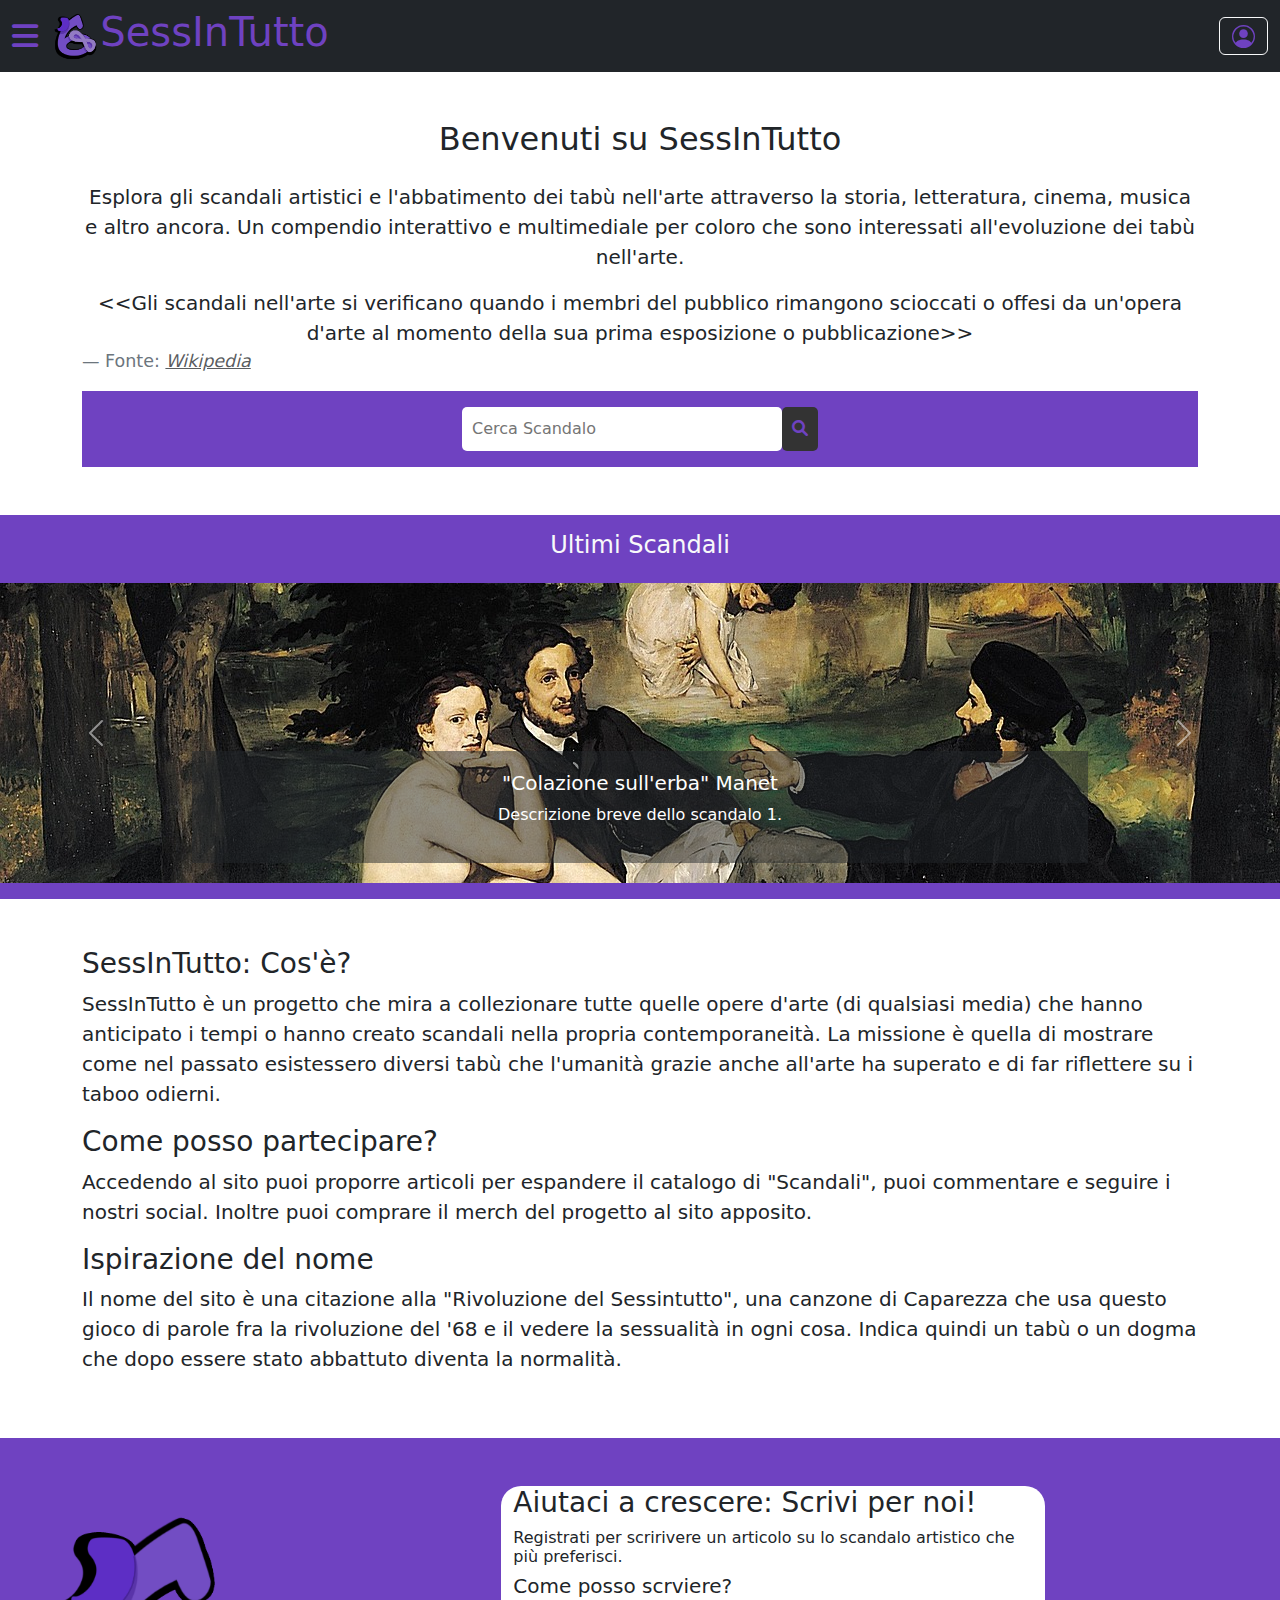
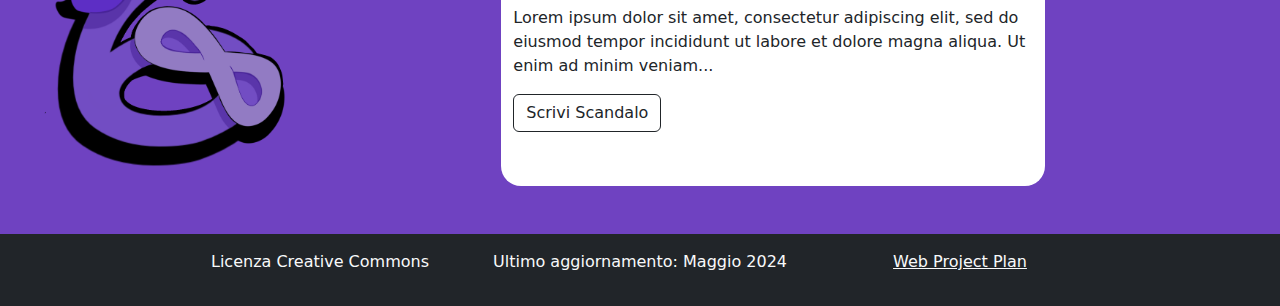
<file: index.html>
<!DOCTYPE html>
<html lang="it">
<head>
    <meta charset="utf-8">
    <meta name="viewport" content="width=device-width, initial-scale=1">
    <title>SessInTutto</title>
    <link rel="icon" href="img/logo.png" type="image/png">
    <!-- Bootstrap CSS -->
    <link href="https://cdn.jsdelivr.net/npm/bootstrap@5.3.3/dist/css/bootstrap.min.css" rel="stylesheet">
    <!-- Font Awesome -->
    <link rel="stylesheet" href="https://cdnjs.cloudflare.com/ajax/libs/font-awesome/6.0.0-beta3/css/all.min.css">
    <!-- Custom CSS -->
    <link href="https://cdnjs.cloudflare.com/ajax/libs/font-awesome/6.0.0-beta3/css/all.min.css" rel="stylesheet">
    <link rel="stylesheet" href="css/my-style.css">

    <meta name="DC.title" content="SessInTutto">
    <meta name="DC.creator" content="Leonardo Fratoni">
    <meta name="DC.publisher" content="Il publisher">
    <meta name="DC.date" content="12-04-2024">
    <meta name="DC.description" content="Compendio di scandali e rivoluzioni a tema sessuale nell'arte (Film, Arti visive, Musica e molto altro)">
    <meta name="DC.subject" content="art tabù scandal">
    <meta name="DC.language" content="it">
</head>
<body>

<nav class="navbar navbar-expand-sm bg-dark">
    <div class="container-fluid">
        <div id="mysidenav" class="sidenav">
            <a href="javascript:void(0)" class="closebtn text-center mb-4" onclick="closeNav()">×</a>
            <a href="HTML/Catalogo.html">Catalogo</a>
            <a href="HTML/artiVisive.html">- Arti visive</a>
            <a href="#">- Cinema</a>
            <a href="#">- Musica</a>
            <a href="#">- Altro</a>
            <a href="#">Scrivi per noi!</a>
            <a href="#">Merch</a>
            <form class="search-navbar" action="">
                <input type="text" placeholder="Cerca Scandalo" name="search">
                <button type="submit"><i class="fa fa-search" aria-hidden="true"></i></button>
            </form>
        </div>
        <div class="inline-nav">
            <span class="burgermenu" onclick="openNav()"><i class="fas fa-bars" aria-hidden="true"></i></span>
        </div>

        <div class="container d-flex">
            <a href="index.html">
                <img src="img/logo.png" alt="Logo" style="max-height: 55px;">
            </a>
            <div class="text-center">
                <a id="titolo" href="index.html">
                    <h1>SessInTutto</h1>
                </a>
            </div>
        </div>

        <div class="collapse navbar-collapse justify-content-end" id="navbarNav">
            <form class="d-flex">
                <button class="btn btn-outline-light" type="button">
                    <svg xmlns="http://www.w3.org/2000/svg" width="23" height="23" fill="currentColor" class="bi bi-person-circle" viewBox="0 0 16 16">
                        <path d="M11 6a3 3 0 1 1-6 0 3 3 0 0 1 6 0"/>
                        <path fill-rule="evenodd" d="M0 8a8 8 0 1 1 16 0A8 8 0 0 1 0 8m8-7a7 7 0 0 0-5.468 11.37C3.242 11.226 4.805 10 8 10s4.757 1.225 5.468 2.37A7 7 0 0 0 8 1"/>
                    </svg>
                </button>
            </form>
        </div>
    </div>
</nav>


<section class="py-5 rounded-3">
    <div class="container">
        <h2 class="text-center mb-4">Benvenuti su SessInTutto</h2>
        <p class="lead text-center">Esplora gli <strong>scandali</strong> artistici e l'abbatimento dei tabù nell'arte attraverso la storia,
            letteratura, cinema, musica e altro ancora. Un compendio <strong>interattivo</strong> e <strong>multimediale</strong> per
            coloro che sono interessati all'evoluzione dei <strong>tabù</strong> nell'arte.</p>
        <blockquote class="blockquote">
            <p class="lead text-center">&lt;&lt;Gli scandali nell'arte si verificano quando i membri del pubblico rimangono scioccati o offesi
                da un'opera d'arte al momento della sua prima esposizione o pubblicazione&gt;&gt;</p>
            <footer class="blockquote-footer">Fonte: <cite title="Wikipedia">
                <a href="https://en.wikipedia.org/wiki/Scandals_in_art" class="text-muted"> Wikipedia </a>
            </cite></footer>
        </blockquote>
        <div class="flex-column py-3" style="background-color: var(--bs-purple)">
            <form class="search-navbar justify-content-center" style="margin: auto;max-width: 400px;" action="">
                <input type="text" placeholder="Cerca Scandalo" name="search" class="justify-content-end" style="border: 20px">
                <button type="submit"><i class="fa fa-search" aria-hidden="true" style="color: var(--bs-purple)"></i></button>
            </form>
        </div>

    </div>
</section>

<div class="content flex-grow-1 text-light py-3" style="background-color: var(--bs-purple)">
    <h4 class = "text-center mb-4">Ultimi Scandali</h4>
    <section class="hero">
        <div id="carouselExampleIndicators" class="carousel slide" data-ride="carousel">
            <ol class="carousel-indicators">
                <li data-target="#carouselExampleIndicators" data-slide-to="0" class="active"></li>
                <li data-target="#carouselExampleIndicators" data-slide-to="1"></li>
                <li data-target="#carouselExampleIndicators" data-slide-to="2"></li>
            </ol>
            <div class="carousel-inner">
                <div class="carousel-item active">
                    <a href="HTML/scandal.html">
                        <img src="img/Colazione.jpg" class="d-block w-100" alt="..." style="object-fit: cover; height: 100%;">
                    </a>
                    <div class="carousel-caption bg-dark bg-opacity-50">
                        <h5>"Colazione sull'erba" Manet</h5>
                        <p>Descrizione breve dello scandalo 1.</p>
                    </div>
                </div>
                <div class="carousel-item">
                    <img src="img/maja.jpg" class="d-block w-100" alt="..." style="object-fit: cover; height: 100%;">
                    <div class="carousel-caption bg-dark bg-opacity-50">
                        <h5>"Maja desnuda" Goya</h5>
                        <p>Descrizione breve dello scandalo 2.</p>
                    </div>
                </div>
                <div class="carousel-item">
                    <img src="img/sex-pistols.jpg" class="d-block w-100" alt="..." style="object-fit: cover; height: 100%;" >
                    <div class="carousel-caption bg-dark bg-opacity-50">
                        <h5>Il fenomeno Sex Pistol</h5>
                        <p>Descrizione breve dello scandalo 3.</p>
                    </div>
                </div>
            </div>
            <a class="carousel-control-prev" href="#carouselExampleIndicators" role="button" data-slide="prev">
                <span class="carousel-control-prev-icon" aria-hidden="true"></span>
                <span class="sr-only">Previous</span>
            </a>
            <a class="carousel-control-next" href="#carouselExampleIndicators" role="button" data-slide="next">
                <span class="carousel-control-next-icon" aria-hidden="true"></span>
                <span class="sr-only">Next</span>
            </a>
        </div>
    </section>
</div>

<section class="py-5">
    <div class="container">
        <h3 class=" mb-2">SessInTutto: Cos'è?</h3>
        <p class="lead">SessInTutto è un progetto che mira a collezionare tutte quelle opere d'arte (di qualsiasi media) che hanno anticipato i tempi
        o hanno creato scandali nella propria contemporaneità.
        La missione è quella di mostrare come nel passato esistessero diversi tabù che l'umanità grazie anche all'arte ha superato e di far riflettere su i taboo odierni.</p>
        <h3 class=" mb-2">Come posso partecipare?</h3>
        <p class="lead">Accedendo al sito puoi proporre articoli per espandere il catalogo di "Scandali", puoi commentare e seguire i nostri social.
        Inoltre puoi comprare il merch del progetto al sito apposito.</p>
        <h3 class=" mb-2">Ispirazione del nome</h3>
        <p class="lead">Il nome del sito è una citazione alla "Rivoluzione del Sessintutto", una canzone di Caparezza che usa questo gioco di parole fra
        la rivoluzione del '68 e il vedere la sessualità in ogni cosa. Indica quindi un tabù o un dogma che dopo essere stato abbattuto diventa la normalità.</p>
    </div>
</section>

<section class="py-5" style="background-color: var(--bs-purple)">
    <div class="row">
        <div class="col-5 order-md-first">
            <img src="img/logo.png" class="img-fluid" style="max-height: 300px; margin-left: 30px">
        </div>
        <div class="col-5 order-md-last container-fluid"  style="border-radius: 20px; background-color: white; margin-left: -30px;">
            <h3 class=" mb-2">Aiutaci a crescere: Scrivi per noi!</h3>
            <h6>Registrati per scririvere un articolo su lo scandalo artistico che più preferisci.</h6>
            <h5>Come posso scrviere?</h5>
            <p>Lorem ipsum dolor sit amet, consectetur adipiscing elit, sed do eiusmod tempor incididunt ut labore et dolore
                magna aliqua. Ut enim ad minim veniam...</p>
            <button type="button" class="btn btn-outline-dark justify-content-end">
                Scrivi Scandalo
            </button>
        </div>
    </div>
</section>

<footer class="bg-dark text-light py-3 mt-auto">
    <div class="container-fluid">
        <div class="row justify-content-center">
            <div class="col-md-3 text-center">
                <p>Licenza Creative Commons</p>
            </div>
            <div class="col-md-3 text-center">
                <p>Ultimo aggiornamento: Maggio 2024</p>
            </div>
            <div class="col-md-3 text-center">
                <a href="HTML/webProjectPlan.html" class="text-light">Web Project Plan</a>
            </div>
        </div>
    </div>
</footer>

<!-- jQuery and Bootstrap JS -->
<script src="https://ajax.googleapis.com/ajax/libs/jquery/3.5.1/jquery.min.js"></script>
<script src="https://cdn.jsdelivr.net/npm/bootstrap@5.3.3/dist/js/bootstrap.bundle.min.js"></script>
<script src="https://maxcdn.bootstrapcdn.com/bootstrap/4.5.2/js/bootstrap.min.js"></script>
<script src="js/navbar.js"></script>

</body>
</html>
</file>
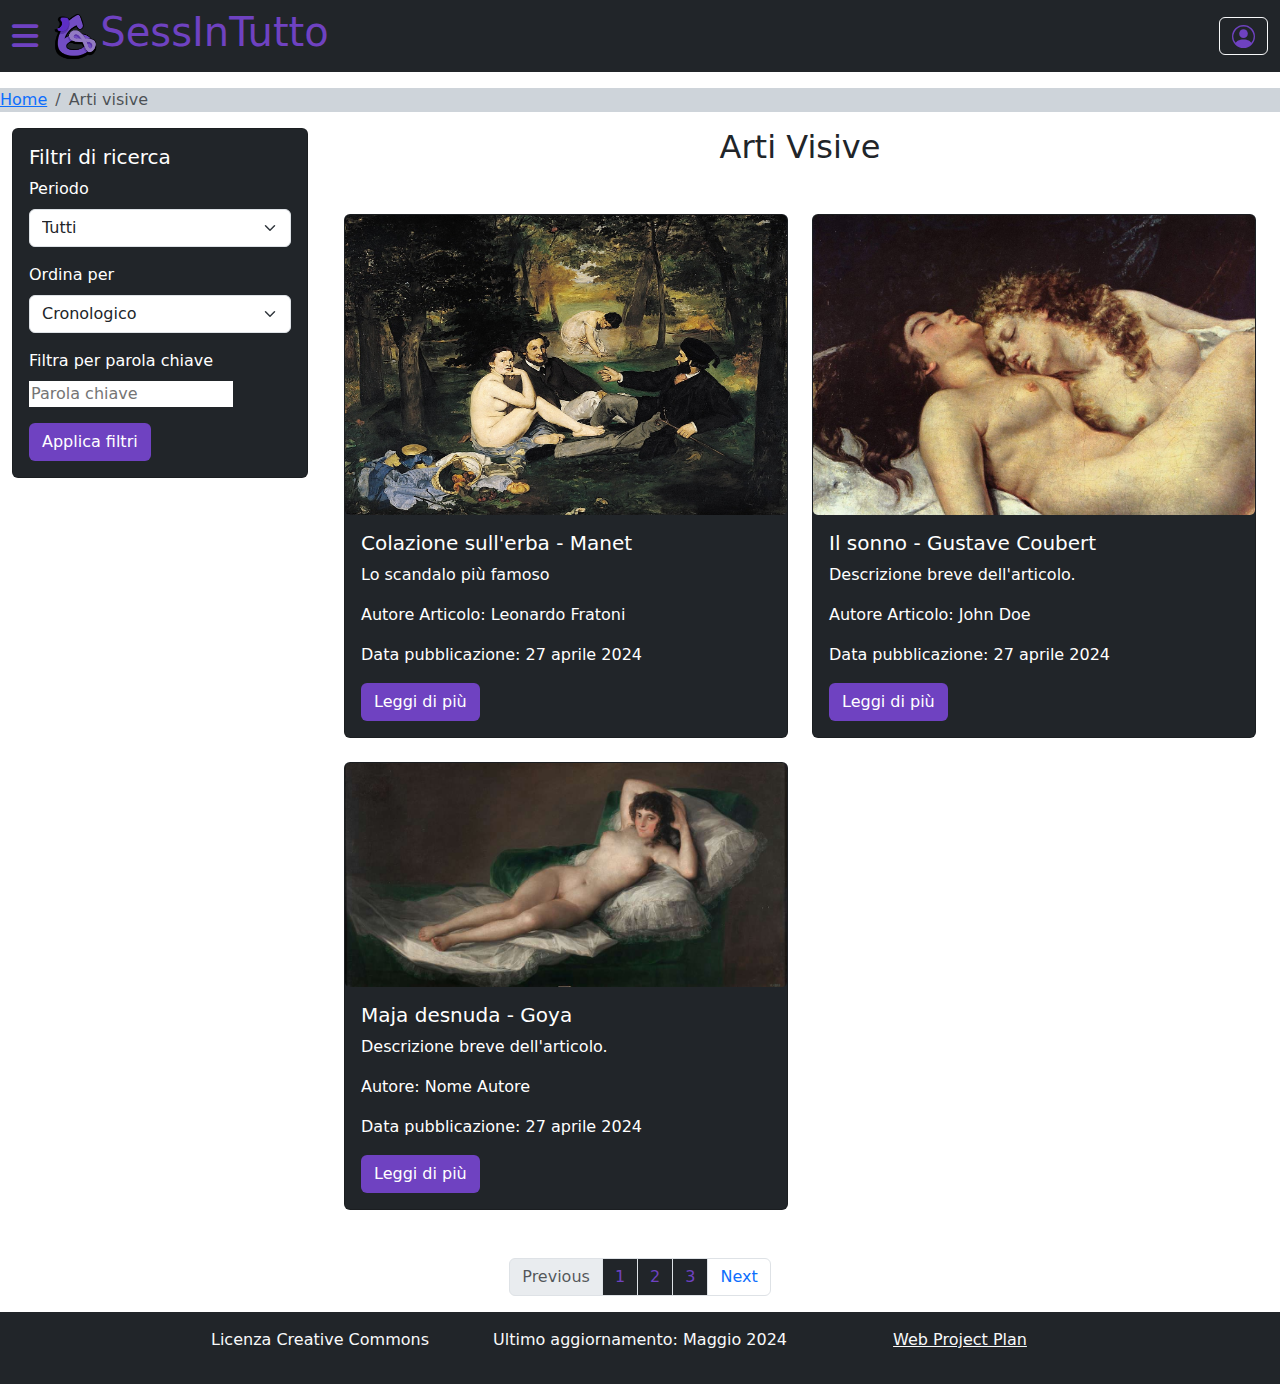
<file: HTML/artiVisive.html>
<!DOCTYPE html>
<html lang="it">
<head>
    <meta charset="utf-8">
    <meta name="viewport" content="width=device-width, initial-scale=1">
    <title>SessInTutto</title>
    <link rel="icon" href="../img/logo.png" type="image/png">
    <!-- Bootstrap CSS -->
    <link href="https://cdn.jsdelivr.net/npm/bootstrap@5.3.3/dist/css/bootstrap.min.css" rel="stylesheet">
    <!-- Font Awesome -->
    <link rel="stylesheet" href="https://cdnjs.cloudflare.com/ajax/libs/font-awesome/6.0.0-beta3/css/all.min.css">
    <!-- Custom CSS -->
    <link href="https://cdnjs.cloudflare.com/ajax/libs/font-awesome/6.0.0-beta3/css/all.min.css" rel="stylesheet">
    <link rel="stylesheet" href="../css/my-style.css">

    <meta name="DC.title" content="SessInTutto">
    <meta name="DC.creator" content="Leonardo Fratoni">
    <meta name="DC.publisher" content="Il publisher">
    <meta name="DC.date" content="12-04-2024">
    <meta name="DC.description" content="Compendio di scandali e rivoluzioni a tema sessuale nell'arte (Film, Arti visive, Musica e molto altro)">
    <meta name="DC.subject" content="art taboo scandal">
    <meta name="DC.language" content="it">
</head>
<body>

<nav class="navbar navbar-expand-sm bg-dark">
    <div class="container-fluid">
        <div id="mysidenav" class="sidenav">
            <a href="javascript:void(0)" class="closebtn text-center mb-4" onclick="closeNav()">×</a>
            <a href="Catalogo.html">Catalogo</a>
            <a href="artiVisive.html">- Arti visive</a>
            <a href="#">- Cinema</a>
            <a href="#">- Musica</a>
            <a href="#">- Altro</a>
            <a href="#">Scrivi per noi!</a>
            <a href="#">Merch</a>
            <form class="search-navbar" action="">
                <input type="text" placeholder="Cerca Scandalo" name="search">
                <button type="submit"><i class="fa fa-search" aria-hidden="true"></i></button>
            </form>
        </div>
        <div class="inline-nav">
            <span class="burgermenu" onclick="openNav()"><i class="fas fa-bars" aria-hidden="true"></i></span>
        </div>

        <div class="container d-flex">
            <a href="../index.html">
                <img src="../img/logo.png" alt="Logo" style="max-height: 55px;">
            </a>
            <div class="text-center">
                <a id="titolo" href="../index.html">
                    <h1>SessInTutto</h1>
                </a>
            </div>
        </div>

        <div class="collapse navbar-collapse justify-content-end" id="navbarNav">
            <form class="d-flex">
                <button class="btn btn-outline-light" type="button">
                    <svg xmlns="http://www.w3.org/2000/svg" width="23" height="23" fill="currentColor" class="bi bi-person-circle" viewBox="0 0 16 16">
                        <path d="M11 6a3 3 0 1 1-6 0 3 3 0 0 1 6 0"/>
                        <path fill-rule="evenodd" d="M0 8a8 8 0 1 1 16 0A8 8 0 0 1 0 8m8-7a7 7 0 0 0-5.468 11.37C3.242 11.226 4.805 10 8 10s4.757 1.225 5.468 2.37A7 7 0 0 0 8 1"/>
                    </svg>
                </button>
            </form>
        </div>
    </div>
</nav>
<nav aria-label="breadcrumb" class="mt-3" >
    <ol class="breadcrumb bg-dark-subtle">
        <li class="breadcrumb-item"><a href="#">Home</a></li>
        <li class="breadcrumb-item active" aria-current="page">Arti visive</li>
    </ol>
</nav>


<div class="container-fluid">
    <div class="row" >
        <!-- Filtri di ricerca -->
        <div class="col-lg-3">
            <div class="card bg-dark text-white">
                <div class="card-body">
                    <h5 class="card-title">Filtri di ricerca</h5>
                    <form>
                        <div class="mb-3">
                            <label for="periodo" class="form-label">Periodo</label>
                            <select class="form-select" id="periodo">
                                <option>Tutti</option>
                                <option>1600-1700</option>
                                <option>1700-1800</option>
                                <option>1800-1900</option>
                                <option>1900-OGGI</option>
                            </select>
                        </div>
                        <div class="mb-3">
                            <label for="ordina" class="form-label">Ordina per</label>
                            <select class="form-select" id="ordina">
                                <option>Cronologico</option>
                                <option>Data di pubblicazione</option>
                                <option>Ordine alfabetico</option>
                            </select>
                        </div>
                        <div class="mb-3">
                            <label for="search" class="form-label">Filtra per parola chiave</label>
                            <input type="text" placeholder="Parola chiave" id="search">
                        </div>
                        <button type="submit" class="btn btn-purple">Applica filtri</button>
                    </form>
                </div>
            </div>
        </div>
        <div class="col-lg-9">
            <h2 class="text-center mb-4">Arti Visive</h2>
            <!-- Contenuto principale -->
            <section class="container my-5">
                <div class="row row-cols-1 row-cols-md-2 g-4">
                    <!-- Card 1 -->
                    <div class="col">
                        <div class="card bg-dark text-white">
                            <img src="../img/Colazione.jpg" class="card-img" alt="Colazione sull'erba" style="max-block-size: 300px">
                            <div class="card-body">
                                <h5 class="card-title">Colazione sull'erba - Manet</h5>
                                <p class="card-text">Lo scandalo più famoso</p>
                                <p class="card-text">Autore Articolo: Leonardo Fratoni</p>
                                <p class="card-text">Data pubblicazione: 27 aprile 2024</p>
                                <a href="scandal.html" class="btn btn-purple">Leggi di più</a>
                            </div>
                        </div>
                    </div>
                    <div class="col">
                        <div class="card bg-dark text-white">
                            <img src="../img/ilSonno.jpg" class="card-img" alt="..." style="max-block-size: 300px">
                            <div class="card-body">
                                <h5 class="card-title">Il sonno - Gustave Coubert</h5>
                                <p class="card-text">Descrizione breve dell'articolo.</p>
                                <p class="card-text">Autore Articolo: John Doe</p>
                                <p class="card-text">Data pubblicazione: 27 aprile 2024</p>
                                <a href="#" class="btn btn-purple">Leggi di più</a>
                            </div>
                        </div>
                    </div>
                    <div class="col">
                        <div class="card bg-dark text-white">
                            <img src="../img/maja.jpg" class="card-img" alt="..." style="max-block-size: 300px">
                            <div class="card-body">
                                <h5 class="card-title">Maja desnuda - Goya</h5>
                                <p class="card-text">Descrizione breve dell'articolo.</p>
                                <p class="card-text">Autore: Nome Autore</p>
                                <p class="card-text">Data pubblicazione: 27 aprile 2024</p>
                                <a href="#" class="btn btn-purple">Leggi di più</a>
                            </div>
                        </div>
                    </div>
                </div>
            </section>
        </div>
    </div>
</div>

<nav aria-label="Page navigation">
    <ul class="pagination justify-content-center">
        <li class="page-item disabled">
            <a class="page-link " href="#" tabindex="-1">Previous</a>
        </li>
        <li class="page-item"><a class="page-link bg-dark" href="#" style="color:var(--bs-purple)">1</a></li>
        <li class="page-item"><a class="page-link bg-dark" href="#" style="color:var(--bs-purple)">2</a></li>
        <li class="page-item"><a class="page-link bg-dark" href="#" style="color:var(--bs-purple)">3</a></li>
        <li class="page-item">
            <a class="page-link" href="#">Next</a>
        </li>
    </ul>
</nav>

<footer class="bg-dark text-light py-3 mt-auto">
    <div class="container-fluid">
        <div class="row justify-content-center">
            <div class="col-md-3 text-center">
                <p>Licenza Creative Commons</p>
            </div>
            <div class="col-md-3 text-center">
                <p>Ultimo aggiornamento: Maggio 2024</p>
            </div>
            <div class="col-md-3 text-center">
                <a href="webProjectPlan.html" class="text-light">Web Project Plan</a>
            </div>
        </div>
    </div>
</footer>

<!-- jQuery and Bootstrap JS -->
<script src="https://ajax.googleapis.com/ajax/libs/jquery/3.5.1/jquery.min.js"></script>
<script src="https://cdn.jsdelivr.net/npm/bootstrap@5.3.3/dist/js/bootstrap.bundle.min.js"></script>
<script src="https://maxcdn.bootstrapcdn.com/bootstrap/4.5.2/js/bootstrap.min.js"></script>
<script src="../js/navbar.js"></script>

</body>
</html>
</file>
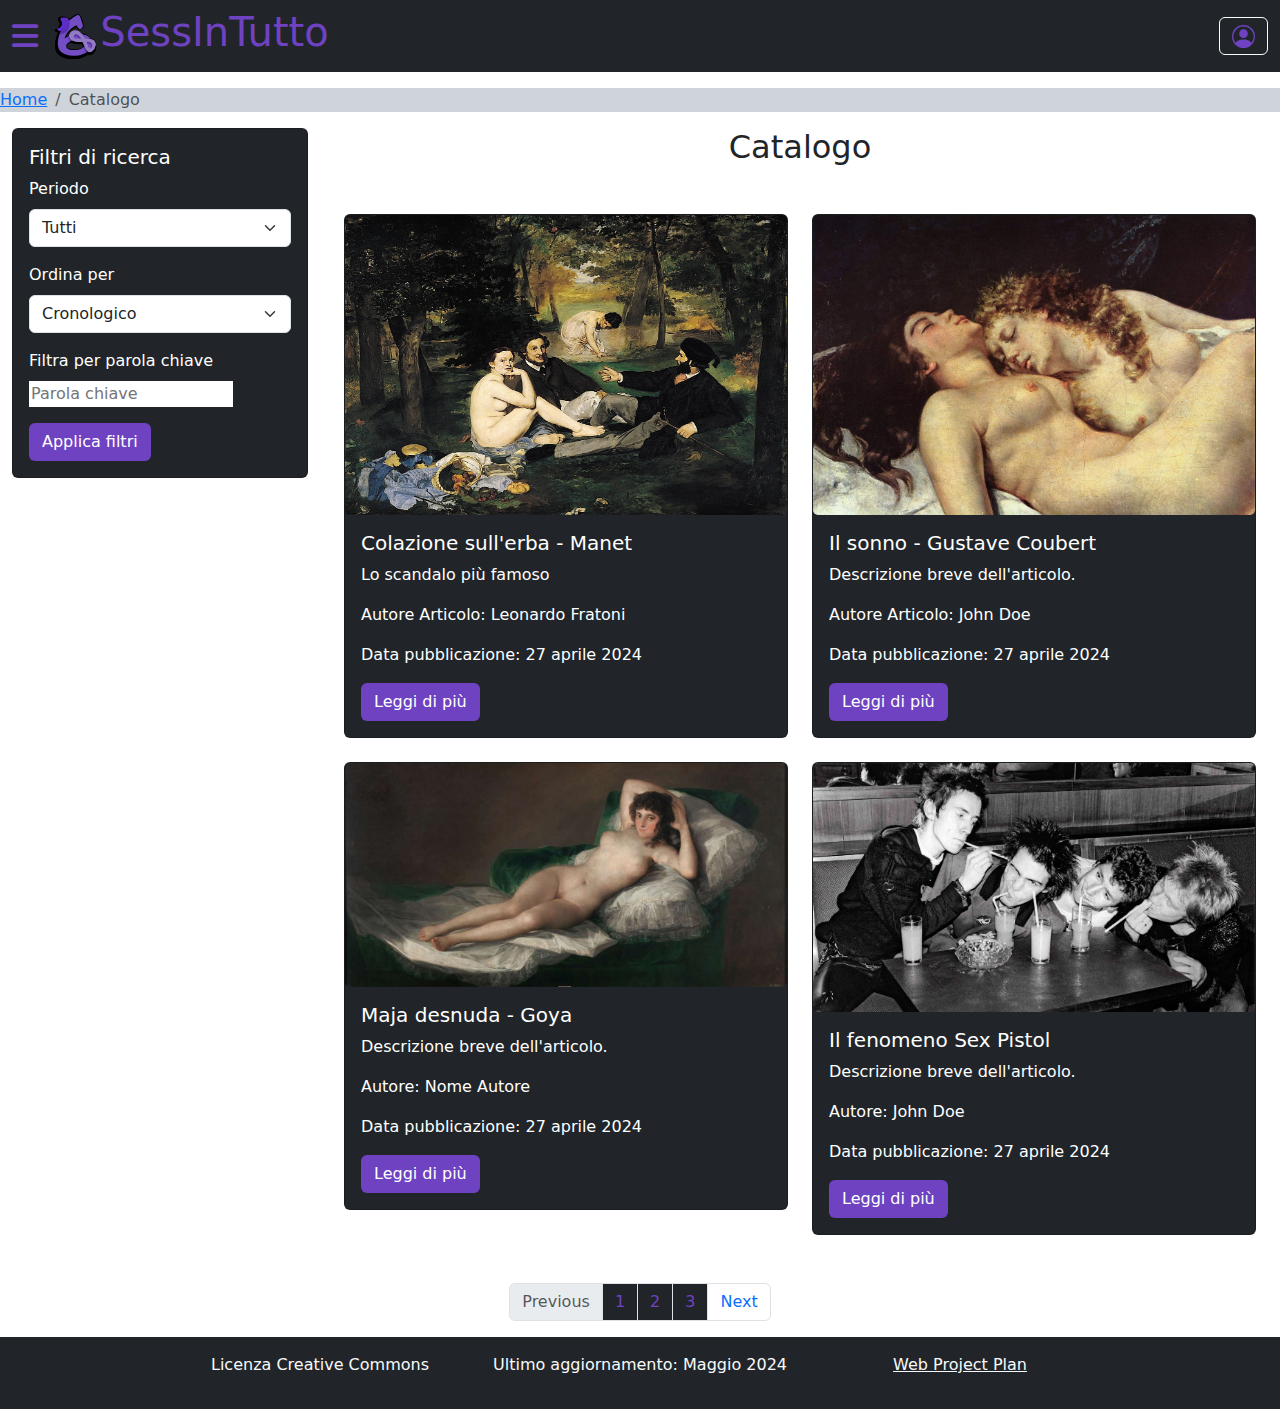
<file: HTML/Catalogo.html>
<!DOCTYPE html>
<html lang="it">
<head>
    <meta charset="utf-8">
    <meta name="viewport" content="width=device-width, initial-scale=1">
    <title>SessInTutto</title>
    <link rel="icon" href="../img/logo.png" type="image/png">
    <!-- Bootstrap CSS -->
    <link href="https://cdn.jsdelivr.net/npm/bootstrap@5.3.3/dist/css/bootstrap.min.css" rel="stylesheet">
    <!-- Font Awesome -->
    <link rel="stylesheet" href="https://cdnjs.cloudflare.com/ajax/libs/font-awesome/6.0.0-beta3/css/all.min.css">
    <!-- Custom CSS -->
    <link href="https://cdnjs.cloudflare.com/ajax/libs/font-awesome/6.0.0-beta3/css/all.min.css" rel="stylesheet">
    <link rel="stylesheet" href="../css/my-style.css">

    <meta name="DC.title" content="SessInTutto">
    <meta name="DC.creator" content="Leonardo Fratoni">
    <meta name="DC.publisher" content="Il publisher">
    <meta name="DC.date" content="12-04-2024">
    <meta name="DC.description" content="Compendio di scandali e rivoluzioni a tema sessuale nell'arte (Film, Arti visive, Musica e molto altro)">
    <meta name="DC.subject" content="art taboo scandal">
    <meta name="DC.language" content="it">
</head>
<body>

<nav class="navbar navbar-expand-sm bg-dark">
    <div class="container-fluid">
        <div id="mysidenav" class="sidenav">
            <a href="javascript:void(0)" class="closebtn text-center mb-4" onclick="closeNav()">×</a>
            <a href="Catalogo.html">Catalogo</a>
            <a href="artiVisive.html">- Arti visive</a>
            <a href="#">- Cinema</a>
            <a href="#">- Musica</a>
            <a href="#">- Altro</a>
            <a href="#">Scrivi per noi!</a>
            <a href="#">Merch</a>
            <form class="search-navbar" action="">
                <input type="text" placeholder="Cerca Scandalo" name="search">
                <button type="submit"><i class="fa fa-search" aria-hidden="true"></i></button>
            </form>
        </div>
        <div class="inline-nav">
            <span class="burgermenu" onclick="openNav()"><i class="fas fa-bars" aria-hidden="true"></i></span>
        </div>

        <div class="container d-flex">
            <a href="../index.html">
                <img src="../img/logo.png" alt="Logo" style="max-height: 55px;">
            </a>
            <div class="text-center">
                <a id="titolo" href="../index.html">
                    <h1>SessInTutto</h1>
                </a>
            </div>
        </div>

        <div class="collapse navbar-collapse justify-content-end" id="navbarNav">
            <form class="d-flex">
                <button class="btn btn-outline-light" type="button">
                    <svg xmlns="http://www.w3.org/2000/svg" width="23" height="23" fill="currentColor" class="bi bi-person-circle" viewBox="0 0 16 16">
                        <path d="M11 6a3 3 0 1 1-6 0 3 3 0 0 1 6 0"/>
                        <path fill-rule="evenodd" d="M0 8a8 8 0 1 1 16 0A8 8 0 0 1 0 8m8-7a7 7 0 0 0-5.468 11.37C3.242 11.226 4.805 10 8 10s4.757 1.225 5.468 2.37A7 7 0 0 0 8 1"/>
                    </svg>
                </button>
            </form>
        </div>
    </div>
</nav>
<nav aria-label="breadcrumb" class="mt-3">
    <ol class="breadcrumb bg-dark-subtle">
        <li class="breadcrumb-item"><a href="../index.html">Home</a></li>
        <li class="breadcrumb-item active" aria-current="page">Catalogo</li>
    </ol>
</nav>


<div class="container-fluid">
    <!-- Filtri di ricerca -->
    <div class="row">
        <div class="col-lg-3">
            <div class="card bg-dark text-white">
                <div class="card-body">
                    <h5 class="card-title">Filtri di ricerca</h5>
                    <form>
                        <div class="mb-3">
                            <label for="periodo" class="form-label">Periodo</label>
                            <select class="form-select" id="periodo">
                                <option>Tutti</option>
                                <option>1600-1700</option>
                                <option>1700-1800</option>
                                <option>1800-1900</option>
                                <option>1900-OGGI</option>
                            </select>
                        </div>
                        <div class="mb-3">
                            <label for="ordina" class="form-label">Ordina per</label>
                            <select class="form-select" id="ordina">
                                <option>Cronologico</option>
                                <option>Data di pubblicazione</option>
                                <option>Ordine alfabetico</option>
                            </select>
                        </div>
                        <div class="mb-3">
                            <label for="search" class="form-label">Filtra per parola chiave</label>
                            <input type="text" placeholder="Parola chiave" id="search">
                        </div>
                        <button type="submit" class="btn btn-purple">Applica filtri</button>
                    </form>
                </div>
            </div>
        </div>
        <div class="col-lg-9">
            <h2 class="text-center mb-4">Catalogo</h2>
            <!-- Contenuto principale -->
            <section class="container my-5">
                <div class="row row-cols-1 row-cols-md-2 g-4">
                    <!-- Card 1 -->
                    <div class="col">
                        <div class="card bg-dark text-white">
                            <img src="../img/Colazione.jpg" class="card-img" alt="Colazione sull'erba" style="max-block-size: 300px">
                            <div class="card-body">
                                <h5 class="card-title">Colazione sull'erba - Manet</h5>
                                <p class="card-text">Lo scandalo più famoso</p>
                                <p class="card-text">Autore Articolo: Leonardo Fratoni</p>
                                <p class="card-text">Data pubblicazione: 27 aprile 2024</p>
                                <a href="scandal.html" class="btn btn-purple">Leggi di più</a>
                            </div>
                        </div>
                    </div>
                    <div class="col">
                        <div class="card bg-dark text-white">
                            <img src="../img/ilSonno.jpg" class="card-img" alt="..." style="max-block-size: 300px">
                            <div class="card-body">
                                <h5 class="card-title">Il sonno - Gustave Coubert</h5>
                                <p class="card-text">Descrizione breve dell'articolo.</p>
                                <p class="card-text">Autore Articolo: John Doe</p>
                                <p class="card-text">Data pubblicazione: 27 aprile 2024</p>
                                <a href="#" class="btn btn-purple">Leggi di più</a>
                            </div>
                        </div>
                    </div>
                    <div class="col">
                        <div class="card bg-dark text-white">
                            <img src="../img/maja.jpg" class="card-img" alt="..." style="max-block-size: 300px">
                            <div class="card-body">
                                <h5 class="card-title">Maja desnuda - Goya</h5>
                                <p class="card-text">Descrizione breve dell'articolo.</p>
                                <p class="card-text">Autore: Nome Autore</p>
                                <p class="card-text">Data pubblicazione: 27 aprile 2024</p>
                                <a href="#" class="btn btn-purple">Leggi di più</a>
                            </div>
                        </div>
                    </div>
                    <div class="col">
                        <div class="card bg-dark text-white">
                            <img src="../img/sex-pistols.jpg" class="card-img" alt="..." style="max-block-size: 300px">
                            <div class="card-body">
                                <h5 class="card-title">Il fenomeno Sex Pistol</h5>
                                <p class="card-text">Descrizione breve dell'articolo.</p>
                                <p class="card-text">Autore: John Doe</p>
                                <p class="card-text">Data pubblicazione: 27 aprile 2024</p>
                                <a href="#" class="btn btn-purple">Leggi di più</a>
                            </div>
                        </div>
                    </div>
                </div>
            </section>
        </div>
    </div>
</div>

<nav aria-label="Page navigation">
    <ul class="pagination justify-content-center">
        <li class="page-item disabled">
            <a class="page-link " href="#" tabindex="-1">Previous</a>
        </li>
        <li class="page-item"><a class="page-link bg-dark" href="#" style="color:var(--bs-purple)">1</a></li>
        <li class="page-item"><a class="page-link bg-dark" href="#" style="color:var(--bs-purple)">2</a></li>
        <li class="page-item"><a class="page-link bg-dark" href="#" style="color:var(--bs-purple)">3</a></li>
        <li class="page-item">
            <a class="page-link" href="#">Next</a>
        </li>
    </ul>
</nav>

<footer class="bg-dark text-light py-3 mt-auto">
    <div class="container-fluid">
        <div class="row justify-content-center">
            <div class="col-md-3 text-center">
                <p>Licenza Creative Commons</p>
            </div>
            <div class="col-md-3 text-center">
                <p>Ultimo aggiornamento: Maggio 2024</p>
            </div>
            <div class="col-md-3 text-center">
                <a href="webProjectPlan.html" class="text-light">Web Project Plan</a>
            </div>
        </div>
    </div>
</footer>



</body>
</html>
</file>
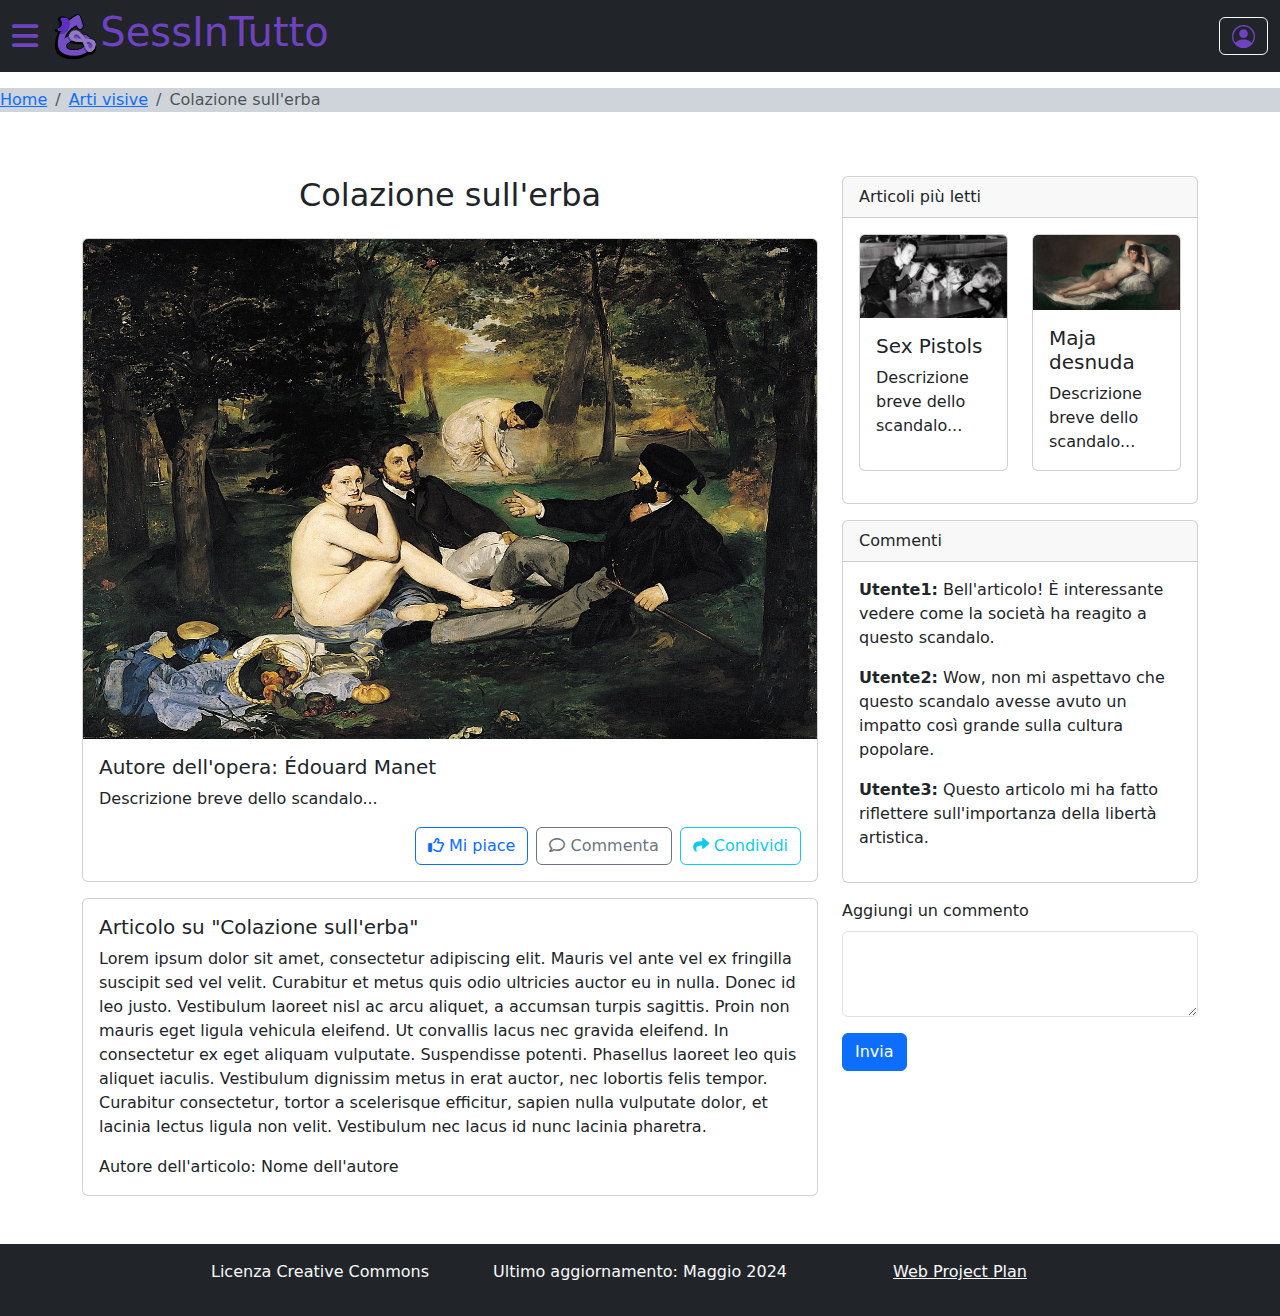
<file: HTML/scandal.html>
<!DOCTYPE html>
<html lang="it">
<head>
    <meta charset="utf-8">
    <meta name="viewport" content="width=device-width, initial-scale=1">
    <title>SessInTutto</title>
    <!-- Bootstrap CSS -->
    <link href="https://cdn.jsdelivr.net/npm/bootstrap@5.3.3/dist/css/bootstrap.min.css" rel="stylesheet">
    <!-- Font Awesome -->
    <link rel="stylesheet" href="https://cdnjs.cloudflare.com/ajax/libs/font-awesome/6.0.0-beta3/css/all.min.css">
    <!-- Custom CSS -->
    <link href="https://cdnjs.cloudflare.com/ajax/libs/font-awesome/6.0.0-beta3/css/all.min.css" rel="stylesheet">
    <link rel="stylesheet" href="../css/my-style.css">
</head>
<body>
<meta name="DC.title" content="Colazione sull'erba">
<meta name="DC.creator" content="Édouard Manet">
<meta name="DC.date" content="1873">
<meta name="DC.category" content="Arti visive">
<meta name="DC.publisherCountry" content="France">

<meta name="keywords" content="arte, impressionismo, pittura, scandal, Manet, Colazione sull'erba, Arte Visiva">

<nav class="navbar navbar-expand-sm bg-dark">
    <div class="container-fluid">
        <div id="mysidenav" class="sidenav">
            <a href="javascript:void(0)" class="closebtn text-center mb-4" onclick="closeNav()">×</a>
            <a href="Catalogo.html">Catalogo</a>
            <a href="artiVisive.html">- Arti visive</a>
            <a href="#">- Cinema</a>
            <a href="#">- Musica</a>
            <a href="#">- Altro</a>
            <a href="#">Scrivi per noi!</a>
            <a href="#">Merch</a>
            <form class="search-navbar" action="">
                <input type="text" placeholder="Cerca Scandalo" name="search">
                <button type="submit"><i class="fa fa-search" aria-hidden="true"></i></button>
            </form>
        </div>
        <div class="inline-nav">
            <span class="burgermenu" onclick="openNav()"><i class="fas fa-bars" aria-hidden="true"></i></span>
        </div>

        <div class="container d-flex">
            <a href="../index.html">
                <img src="../img/logo.png" alt="Logo" style="max-height: 55px;">
            </a>
            <div class="text-center">
                <a id="titolo" href="../index.html">
                    <h1>SessInTutto</h1>
                </a>
            </div>
        </div>

        <div class="collapse navbar-collapse justify-content-end" id="navbarNav">
            <form class="d-flex">
                <button class="btn btn-outline-light" type="button">
                    <svg xmlns="http://www.w3.org/2000/svg" width="23" height="23" fill="currentColor" class="bi bi-person-circle" viewBox="0 0 16 16">
                        <path d="M11 6a3 3 0 1 1-6 0 3 3 0 0 1 6 0"/>
                        <path fill-rule="evenodd" d="M0 8a8 8 0 1 1 16 0A8 8 0 0 1 0 8m8-7a7 7 0 0 0-5.468 11.37C3.242 11.226 4.805 10 8 10s4.757 1.225 5.468 2.37A7 7 0 0 0 8 1"/>
                    </svg>
                </button>
            </form>
        </div>
    </div>
</nav>
<nav aria-label="breadcrumb" class="mt-3">
    <ol class="breadcrumb bg-dark-subtle">
        <li class="breadcrumb-item"><a href="../index.html">Home</a></li>
        <li class="breadcrumb-item"><a href="artiVisive.html">Arti visive</a></li>
        <li class="breadcrumb-item active" aria-current="page">Colazione sull'erba</li>
    </ol>
</nav>



<section class="py-5">
    <div class="container">
        <div class="row justify-content-center">
            <div class="col-md-8">
                <h2 class="text-center mb-4">Colazione sull'erba</h2>
                <div class="card mb-3">
                    <img src="../img/Colazione.jpg" class="card-img-top" alt="Colazione sull'erba" style="max-height: 500px">
                    <div class="card-body">
                        <h5 class="card-title">Autore dell'opera: Édouard Manet</h5>
                        <p class="card-text">Descrizione breve dello scandalo...</p>
                        <!-- Azioni social -->
                        <div class="d-flex justify-content-end">
                            <button type="button" class="btn btn-outline-primary me-2">
                                <i class="far fa-thumbs-up"></i> Mi piace
                            </button>
                            <button type="button" class="btn btn-outline-secondary me-2">
                                <i class="far fa-comment"></i> Commenta
                            </button>
                            <button type="button" class="btn btn-outline-info">
                                <i class="fas fa-share"></i> Condividi
                            </button>
                        </div>
                    </div>
                </div>
                <div class="card">
                    <div class="card-body">
                        <h5 class="card-title">Articolo su "Colazione sull'erba"</h5>
                        <p class="card-text">Lorem ipsum dolor sit amet, consectetur adipiscing elit. Mauris vel ante vel ex fringilla suscipit sed vel velit. Curabitur et metus quis odio ultricies auctor eu in nulla. Donec id leo justo. Vestibulum laoreet nisl ac arcu aliquet, a accumsan turpis sagittis. Proin non mauris eget ligula vehicula eleifend. Ut convallis lacus nec gravida eleifend. In consectetur ex eget aliquam vulputate. Suspendisse potenti. Phasellus laoreet leo quis aliquet iaculis. Vestibulum dignissim metus in erat auctor, nec lobortis felis tempor. Curabitur consectetur, tortor a scelerisque efficitur, sapien nulla vulputate dolor, et lacinia lectus ligula non velit. Vestibulum nec lacus id nunc lacinia pharetra.</p>
                        <p class="card-text">Autore dell'articolo: Nome dell'autore</p>
                    </div>
                </div>
            </div>
            <div class="col-md-4">
                <div class="card mb-3">
                    <div class="card-header">
                        Articoli più letti
                    </div>
                    <div class="card-body">
                        <div class="row">
                            <!-- Articolo Sex Pistols -->
                            <div class="col-6 mb-3">
                                <div class="card h-100">
                                    <img src="../img/sex-pistols.jpg" class="card-img-top" alt="Sex Pistols">
                                    <div class="card-body">
                                        <h5 class="card-title">Sex Pistols</h5>
                                        <p class="card-text">Descrizione breve dello scandalo...</p>
                                    </div>
                                </div>
                            </div>
                            <!-- Articolo Maja desnuda -->
                            <div class="col-6 mb-3">
                                <div class="card h-100">
                                    <img src="../img/maja.jpg" class="card-img-top" alt="Maja desnuda">
                                    <div class="card-body">
                                        <h5 class="card-title">Maja desnuda</h5>
                                        <p class="card-text">Descrizione breve dello scandalo...</p>
                                    </div>
                                </div>
                            </div>
                        </div>
                    </div>
                </div>
                <div class="card mb-3">
                    <div class="card-header">
                        Commenti
                    </div>
                    <div class="card-body">
                        <!-- Sezione commenti -->
                        <div class="comment">
                            <p><strong>Utente1:</strong> Bell'articolo! È interessante vedere come la società ha reagito a questo scandalo.</p>
                        </div>
                        <div class="comment">
                            <p><strong>Utente2:</strong> Wow, non mi aspettavo che questo scandalo avesse avuto un impatto così grande sulla cultura popolare.</p>
                        </div>
                        <div class="comment">
                            <p><strong>Utente3:</strong> Questo articolo mi ha fatto riflettere sull'importanza della libertà artistica.</p>
                        </div>
                    </div>
                </div>
                <form>
                    <div class="mb-3">
                        <label for="commentTextarea" class="form-label">Aggiungi un commento</label>
                        <textarea class="form-control" id="commentTextarea" rows="3"></textarea>
                    </div>
                    <button type="submit" class="btn btn-primary">Invia</button>
                </form>
            </div>
        </div>
    </div>
</section>

<footer class="bg-dark text-light py-3 mt-auto">
    <div class="container-fluid">
        <div class="row justify-content-center">
            <div class="col-md-3 text-center">
                <p>Licenza Creative Commons</p>
            </div>
            <div class="col-md-3 text-center">
                <p>Ultimo aggiornamento: Maggio 2024</p>
            </div>
            <div class="col-md-3 text-center">
                <a href="webProjectPlan.html" class="text-light">Web Project Plan</a>
            </div>
        </div>
    </div>
</footer>

<!-- Bootstrap Bundle with Popper -->
<script src="https://cdn.jsdelivr.net/npm/bootstrap@5.3.3/dist/js/bootstrap.bundle.min.js"></script>
<!-- jQuery and Bootstrap JS -->
<script src="https://ajax.googleapis.com/ajax/libs/jquery/3.5.1/jquery.min.js"></script>
<script src="https://cdn.jsdelivr.net/npm/bootstrap@5.3.3/dist/js/bootstrap.bundle.min.js"></script>
<script src="https://maxcdn.bootstrapcdn.com/bootstrap/4.5.2/js/bootstrap.min.js"></script>
<script src="../js/navbar.js"></script>
</body>
</html>
</file>
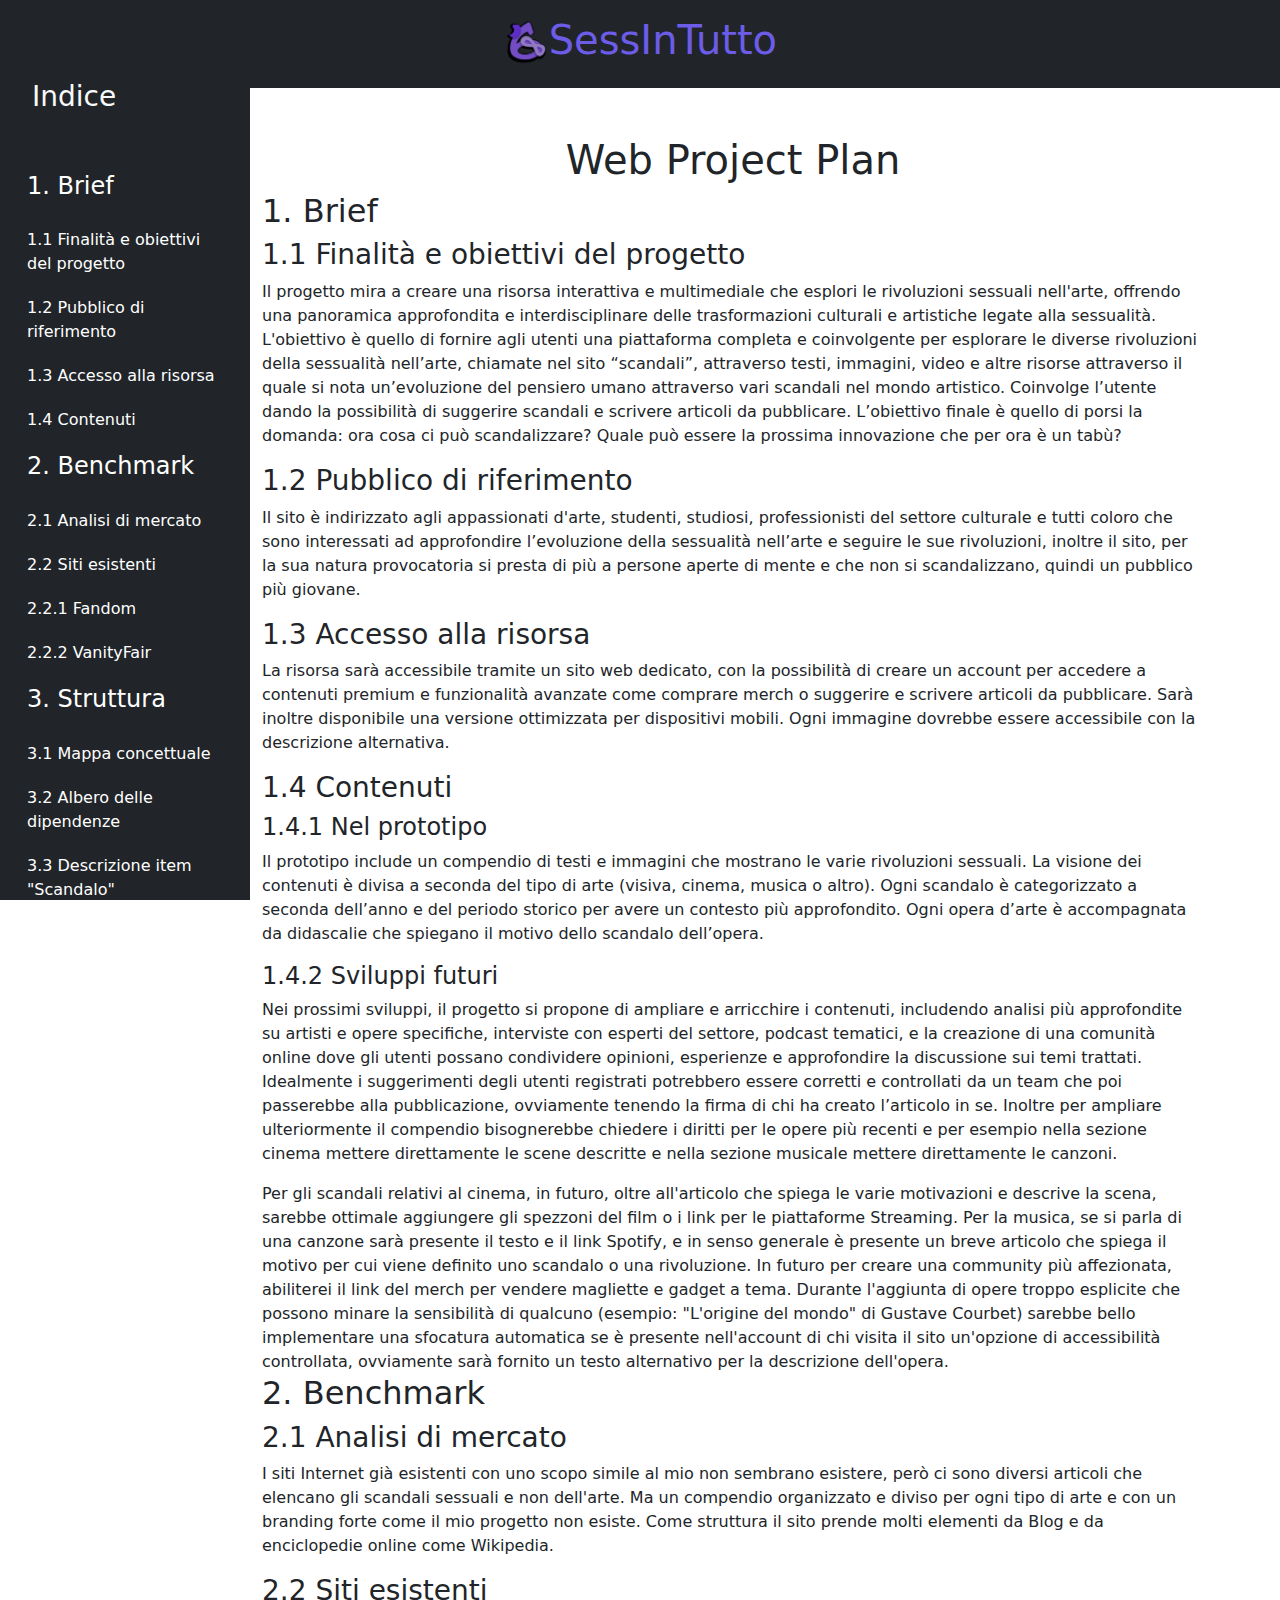
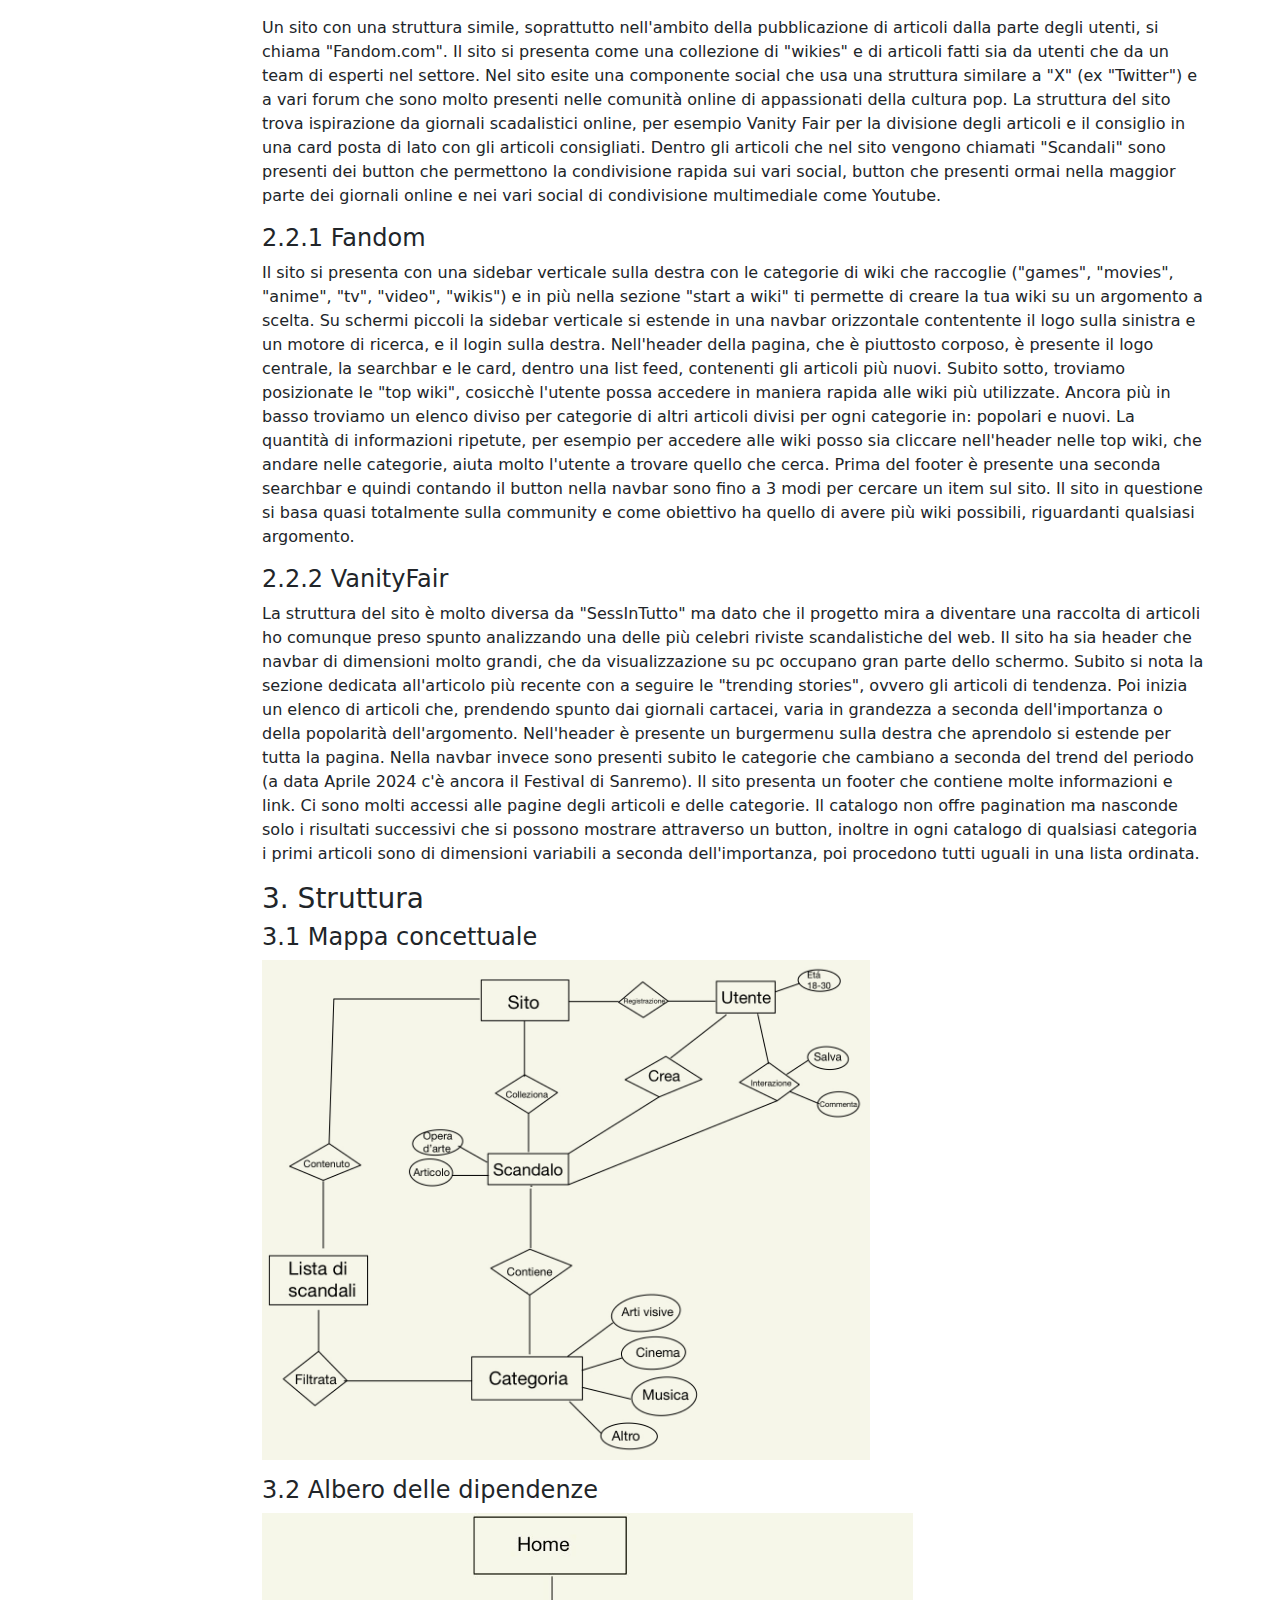
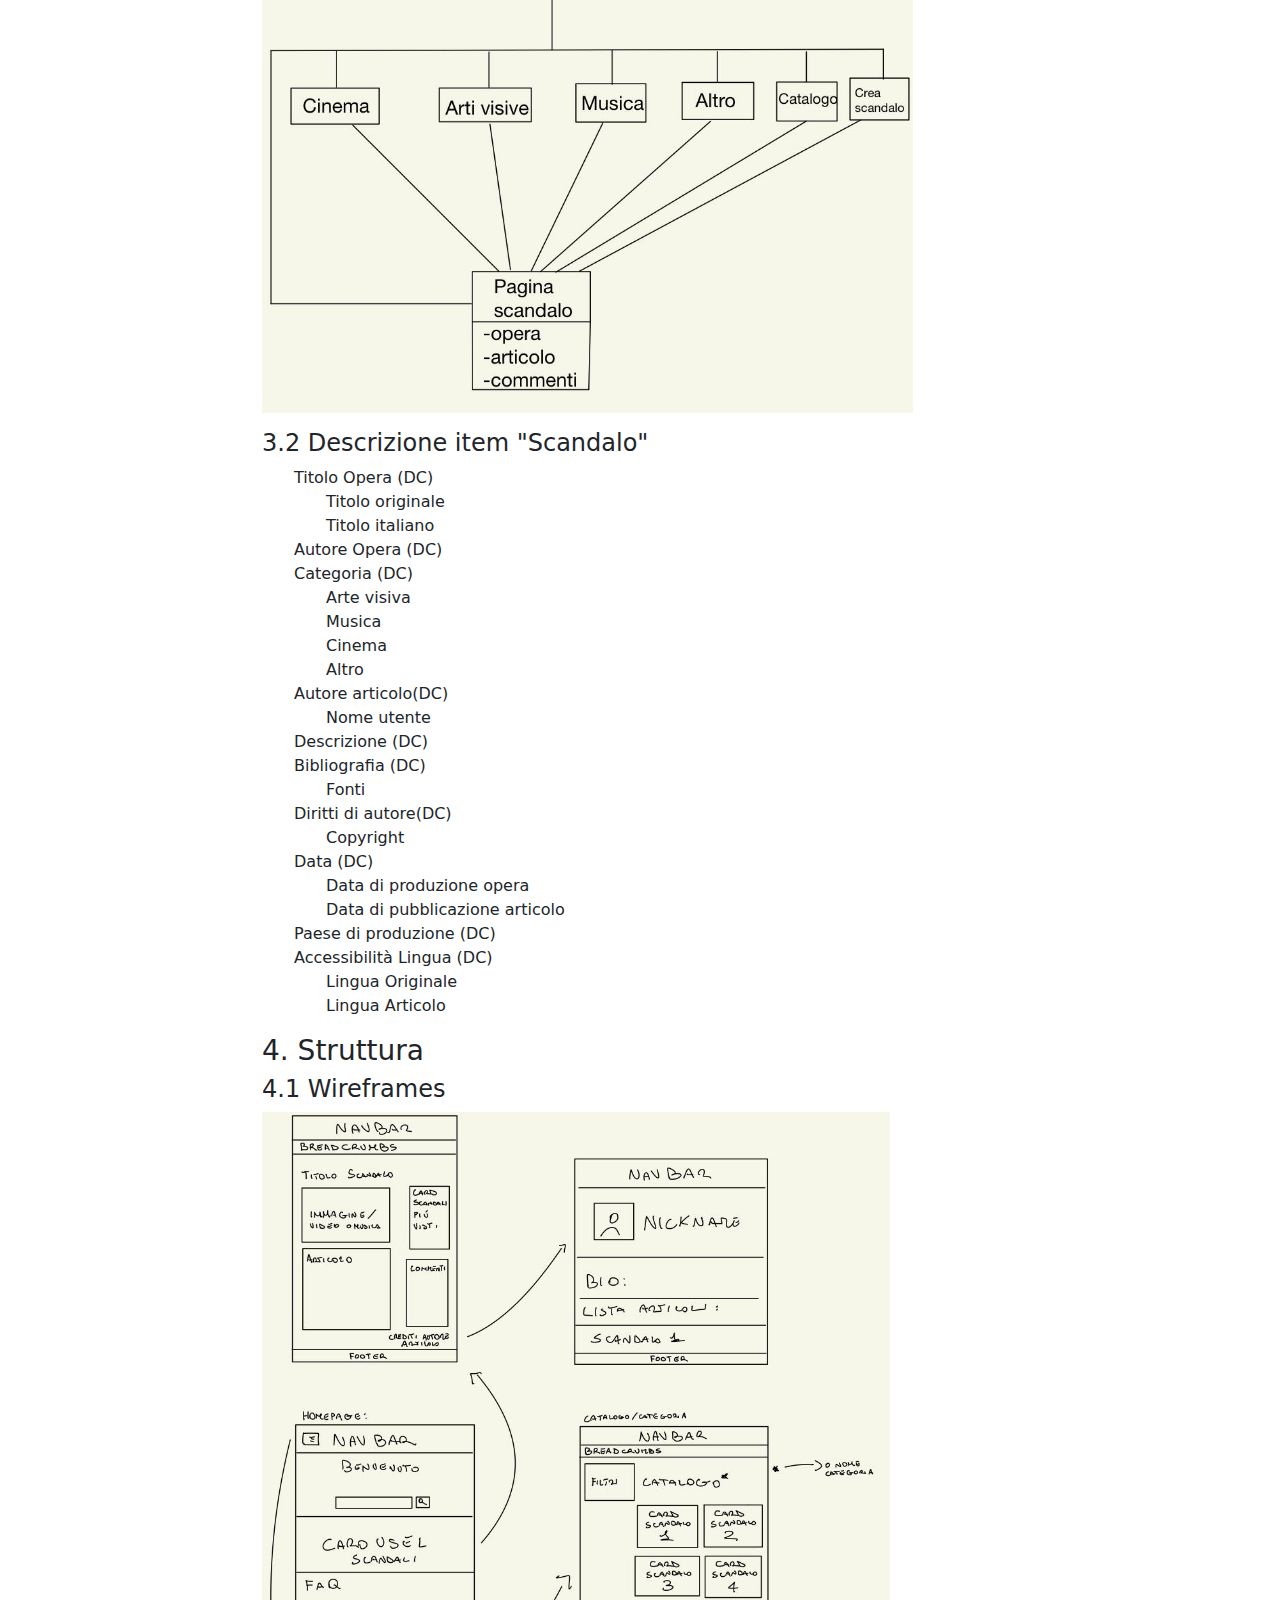
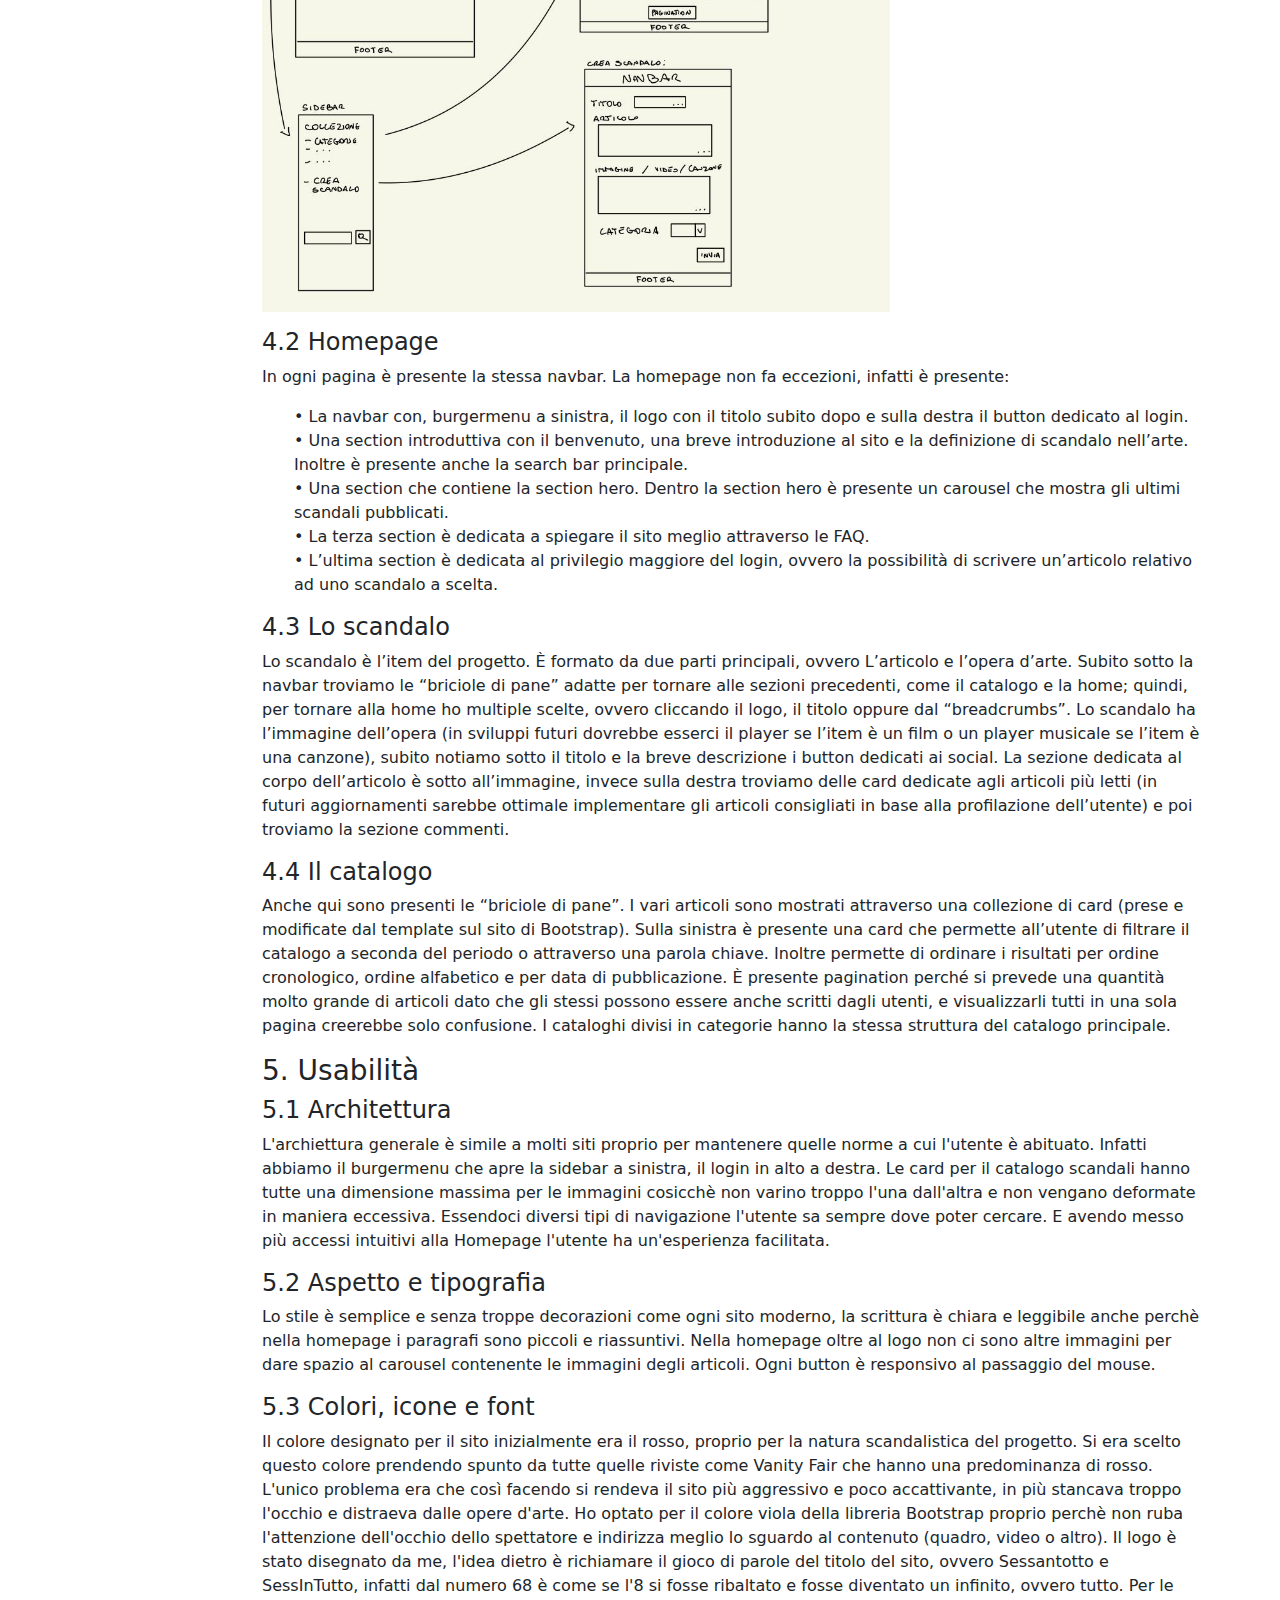
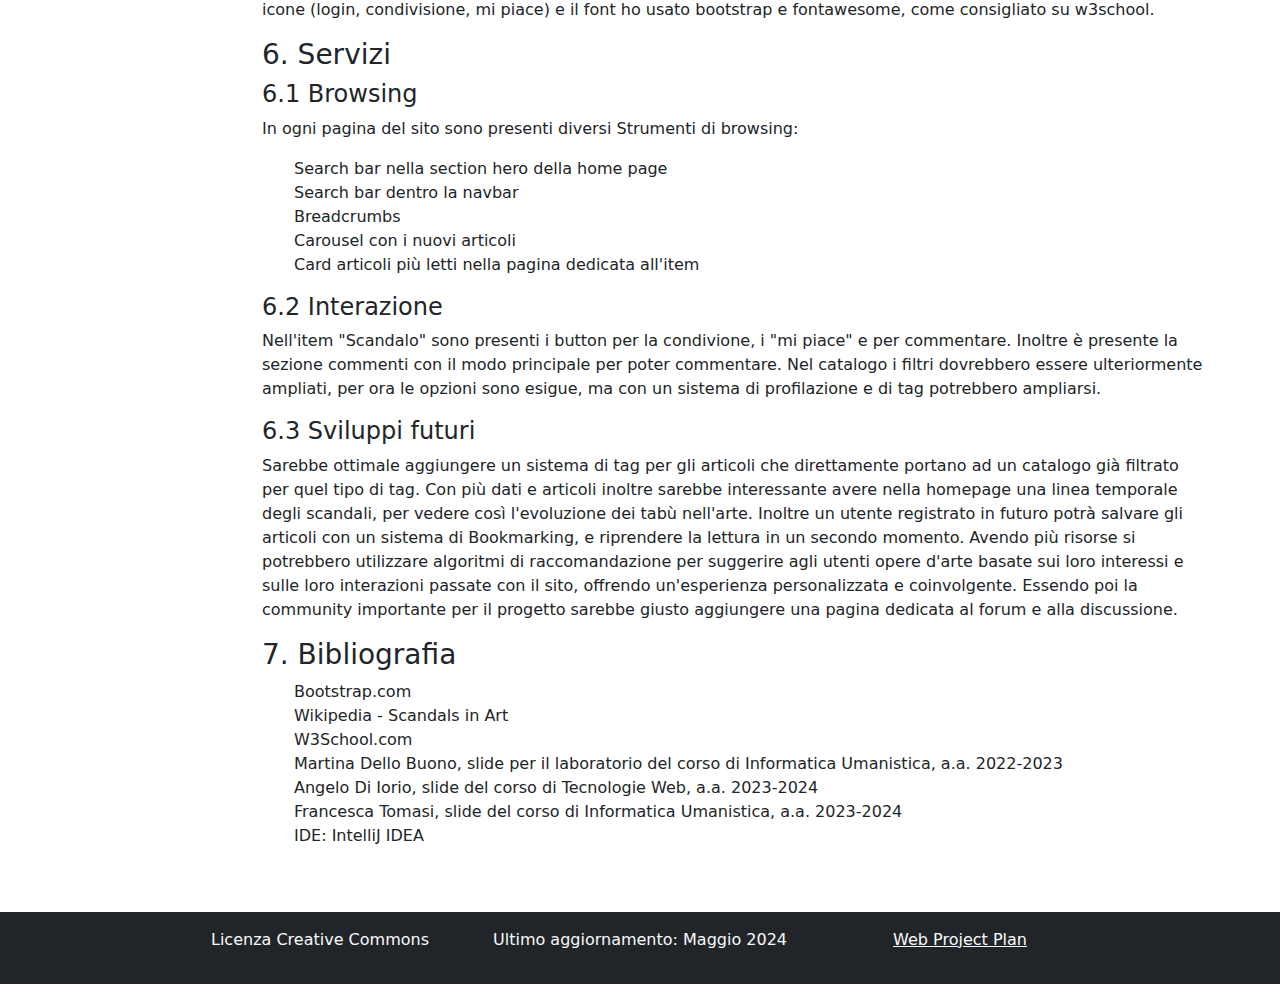
<file: HTML/webProjectPlan.html>
<!DOCTYPE html>
<html lang="it">
<head>
    <meta charset="utf-8">
    <meta name="viewport" content="width=device-width, initial-scale=1">
    <title>SessInTutto</title>
    <link rel="icon" href="../img/logo.png" type="image/png">
    <!-- Bootstrap CSS -->
    <link href="https://cdn.jsdelivr.net/npm/bootstrap@5.3.3/dist/css/bootstrap.min.css" rel="stylesheet">
    <!-- Font Awesome -->
    <link rel="stylesheet" href="https://cdnjs.cloudflare.com/ajax/libs/font-awesome/6.0.0-beta3/css/all.min.css">
    <!-- Custom CSS -->
    <link href="https://cdnjs.cloudflare.com/ajax/libs/font-awesome/6.0.0-beta3/css/all.min.css" rel="stylesheet">
    <link rel="stylesheet" href="../css/my-style.css">
</head>
<body>

<header class="bg-dark py-3">
    <div class="container d-flex justify-content-center">
        <a href="../index.html">
            <img src="../img/logo.png" alt="Logo" style="max-height: 50px;">
        </a>
        <div class="text-center">
            <h1 style="color: #6c5ce7;">SessInTutto</h1>
        </div>
    </div>
</header>


<div class="container-fluid">
    <div class="row">
        <!-- Sidebar -->
        <nav id="sidebar" class="col-md-3 bg-dark text-light">
            <div class="sidebar-header">
                <h3>Indice</h3>
            </div>
            <ul class="list-unstyled components">
                <li>
                    <a href="#section-1"><h4>1. Brief</h4></a>
                    <ul class="list-unstyled">
                        <li><a href="#section-1.1">1.1 Finalità e obiettivi del progetto</a></li>
                        <li><a href="#section-1.2">1.2 Pubblico di riferimento</a></li>
                        <li><a href="#section-1.3">1.3 Accesso alla risorsa</a></li>
                        <li><a href="#section-1.4">1.4 Contenuti</a></li>
                    </ul>
                </li>
                <li>
                    <a href="#section-2"><h4>2. Benchmark</h4></a>
                    <ul class="list-unstyled">
                        <li><a href="#section-2.1">2.1 Analisi di mercato</a></li>
                        <li><a href="#section-2.2">2.2 Siti esistenti</a></li>
                        <ul class="list-unstyled">
                            <li><a href="#section-2.2.1">2.2.1 Fandom</a></li>
                            <li><a href="#section-2.2.2">2.2.2 VanityFair</a></li>
                        </ul>
                    </ul>
                </li>
                <li><a href="#section-3"><h4>3. Struttura</h4></a></li>
                <ul class="list-unstyled">
                    <li><a href="#section-3.1">3.1 Mappa concettuale</a></li>
                    <li><a href="#section-3.2">3.2 Albero delle dipendenze</a></li>
                    <li><a href="#section-3.3">3.3 Descrizione item "Scandalo"</a></li>
                </ul>
                <li><a href="#section-4"><h4>4. Wireframes</h4></a></li>
                <ul class="list-unstyled">
                    <li><a href="#section-4.1">4.1 Wireframes</a></li>
                    <li><a href="#section-4.2">4.2 Homepage</a></li>
                    <li><a href="#section-4.3">4.3 Lo scandalo</a></li>
                    <li><a href="#section-4.4">4.4 Il catalogo</a></li>
                </ul>
                <li><a href="#section-5"><h4>5. Usabilità</h4></a></li>
                <ul class="list-unstyled">
                    <li><a href="#section-5.1">5.1 Architettura</a></li>
                    <li><a href="#section-5.2">5.2 Aspetto e tipografia</a></li>
                    <li><a href="#section-5.3">5.3 Colori, icone e font</a></li>
                </ul>
                <li><a href="#section-6"><h4>6. Servizi</h4></a></li>
                <ul class="list-unstyled">
                    <li><a href="#section-6.1">6.1 Browsing</a></li>
                    <li><a href="#section-6.2">6.2 Interazione</a></li>
                    <li><a href="#section-6.3">6.3 Sviluppi futuri</a></li>
                </ul>
            </ul>
        </nav>



        <!-- Page Content -->
        <section class="py-5">
            <div id="content" class="col-md-9">
                <h1 class="text-center">Web Project Plan</h1>

                <section id="section-1">
                    <h2>1. Brief</h2>
                    <section id="section-1.1">
                        <h3>1.1 Finalità e obiettivi del progetto</h3>
                        <p>Il progetto mira a creare una risorsa interattiva e multimediale che esplori le rivoluzioni sessuali nell'arte,
                            offrendo una panoramica approfondita e interdisciplinare delle trasformazioni culturali e artistiche legate alla
                            sessualità. L'obiettivo è quello di fornire agli utenti una piattaforma completa e coinvolgente per esplorare le
                            diverse rivoluzioni della sessualità nell’arte, chiamate nel sito “scandali”, attraverso testi, immagini, video e
                            altre risorse attraverso il quale si nota un’evoluzione del pensiero umano attraverso vari scandali nel mondo
                            artistico. Coinvolge l’utente dando la possibilità di suggerire scandali e scrivere articoli da pubblicare.
                            L’obiettivo finale è quello di porsi la domanda: ora cosa ci può scandalizzare? Quale può essere la prossima
                            innovazione che per ora è un tabù?</p>
                    </section>

                    <section id="section-1.2">
                        <h3>1.2 Pubblico di riferimento</h3>
                        <p>Il sito è indirizzato agli appassionati d'arte, studenti, studiosi, professionisti del settore culturale e tutti
                            coloro che sono interessati ad approfondire l’evoluzione della sessualità nell’arte e seguire le sue rivoluzioni,
                            inoltre il sito, per la sua natura provocatoria si presta di più a persone aperte di mente e che non si scandalizzano,
                            quindi un pubblico più giovane.</p>
                    </section>

                    <section id="section-1.3">
                        <h3>1.3 Accesso alla risorsa</h3>
                        <p>La risorsa sarà accessibile tramite un sito web dedicato, con la possibilità di creare un account per accedere a
                            contenuti premium e funzionalità avanzate come comprare merch o suggerire e scrivere articoli da pubblicare.
                            Sarà inoltre disponibile una versione ottimizzata per dispositivi mobili. Ogni immagine dovrebbe essere accessibile
                            con la descrizione alternativa.</p>
                    </section>

                    <section id="section-1.4">
                        <h3>1.4 Contenuti</h3>
                        <section id="section-1.4.1">
                            <h4>1.4.1 Nel prototipo</h4>
                            <p>Il prototipo include un compendio di testi e immagini che mostrano le varie rivoluzioni sessuali.
                                La visione dei contenuti è divisa a seconda del tipo di arte (visiva, cinema, musica o altro). Ogni scandalo è
                                categorizzato a seconda dell’anno e del periodo storico per avere un contesto più approfondito.
                                Ogni opera d’arte è accompagnata da didascalie che spiegano il motivo dello scandalo dell’opera.
                            </p>
                        </section>

                        <section id="section-1.4.2">
                            <h4>1.4.2 Sviluppi futuri</h4>
                            <p>Nei prossimi sviluppi, il progetto si propone di ampliare e arricchire i contenuti, includendo analisi
                                più approfondite su artisti e opere specifiche, interviste con esperti del settore, podcast tematici,
                                e la creazione di una comunità online dove gli utenti possano condividere opinioni, esperienze e approfondire
                                la discussione sui temi trattati.
                                Idealmente i suggerimenti degli utenti registrati potrebbero essere corretti e controllati da un team che poi
                                passerebbe alla pubblicazione, ovviamente tenendo la firma di chi ha creato l’articolo in se. Inoltre per
                                ampliare ulteriormente il compendio bisognerebbe chiedere i diritti per le opere più recenti e per esempio
                                nella sezione cinema mettere direttamente le scene descritte e nella sezione musicale mettere direttamente le canzoni.</p>
                                Per gli scandali relativi al cinema, in futuro, oltre all'articolo che spiega le varie motivazioni
                                e descrive la scena, sarebbe ottimale aggiungere gli spezzoni del film o i link per le piattaforme Streaming.
                                Per la musica, se si parla di una canzone sarà presente il testo e il link Spotify, e in senso
                                generale è presente un breve articolo che spiega il motivo per cui viene definito uno scandalo o una rivoluzione.
                                In futuro per creare una community più affezionata, abiliterei il link del merch per vendere magliette e gadget a tema.
                                Durante l'aggiunta di opere troppo esplicite che possono minare la sensibilità di qualcuno (esempio: "L'origine del mondo"
                                di Gustave Courbet) sarebbe bello implementare una sfocatura automatica se è presente nell'account di chi visita il sito
                                un'opzione di accessibilità controllata, ovviamente sarà fornito un testo alternativo per la descrizione dell'opera.
                        </section>
                    </section>
                </section>

                <section id="section-2">
                    <h2>2. Benchmark</h2>
                    <section id="section-2.1">
                        <h3>2.1 Analisi di mercato</h3>
                        <p>I siti Internet già esistenti con uno scopo simile al mio non sembrano esistere, però ci sono
                            diversi articoli che elencano gli scandali sessuali e non dell'arte. Ma un compendio organizzato e diviso
                            per ogni tipo di arte e con un branding forte come il mio progetto non esiste.
                            Come struttura il sito prende molti elementi da Blog e da enciclopedie online come Wikipedia.
                        </p>
                    </section>
                    <section id="section-2.2">
                        <h3>2.2 Siti esistenti</h3>
                        <p>
                            Un sito con una struttura simile, soprattutto nell'ambito della pubblicazione di articoli dalla parte degli utenti,
                            si chiama "Fandom.com". Il sito si presenta come una collezione di "wikies" e di articoli fatti sia da utenti che da un team
                            di esperti nel settore. Nel sito esite una componente social che usa una struttura similare a "X" (ex "Twitter") e a vari forum
                            che sono molto presenti nelle comunità online di appassionati della cultura pop.
                            La struttura del sito trova ispirazione da giornali scadalistici online, per esempio Vanity Fair per la divisione degli articoli
                            e il consiglio in una card posta di lato con gli articoli consigliati. Dentro gli articoli che nel sito vengono chiamati
                            "Scandali" sono presenti dei button che permettono la condivisione rapida sui vari social, button che presenti ormai nella maggior
                            parte dei giornali online e nei vari social di condivisione multimediale come Youtube.
                        </p>
                    </section>
                    <section id="section-2.2.1">
                        <h4>2.2.1 Fandom</h4>
                        <p>
                            Il sito si presenta con una sidebar verticale sulla destra con le categorie di wiki che raccoglie
                            ("games", "movies", "anime", "tv", "video", "wikis") e in più nella sezione "start a wiki" ti permette di creare la tua wiki
                            su un argomento a scelta.
                            Su schermi piccoli la sidebar verticale si estende in una navbar orizzontale contentente il logo sulla sinistra e un motore di ricerca, e il login
                            sulla destra.
                            Nell'header della pagina, che è piuttosto corposo, è presente il logo centrale, la searchbar e le card, dentro una list feed, contenenti gli articoli più nuovi.
                            Subito sotto, troviamo posizionate le "top wiki", cosicchè  l'utente possa accedere in maniera rapida alle wiki più utilizzate.
                            Ancora più in basso troviamo un elenco diviso per categorie di altri articoli divisi per ogni categorie in: popolari e nuovi.
                            La quantità di informazioni ripetute, per esempio per accedere alle wiki posso sia cliccare nell'header nelle top wiki, che andare nelle categorie, aiuta molto l'utente a
                            trovare quello che cerca.
                            Prima del footer è presente una seconda searchbar e quindi contando il button nella navbar sono fino a 3 modi per cercare un item sul sito.
                            Il sito in questione si basa quasi totalmente sulla community e come obiettivo ha quello di avere più wiki possibili, riguardanti qualsiasi argomento.

                        </p>
                    </section>
                    <section id="section-2.2.2">

                        <h4>2.2.2 VanityFair</h4>
                        <p>
                            La struttura del sito è molto diversa da "SessInTutto" ma dato che il progetto mira a diventare una raccolta di articoli ho comunque preso spunto
                            analizzando una delle più celebri riviste scandalistiche del web.
                            Il sito ha sia header che navbar di dimensioni molto grandi, che da visualizzazione su pc occupano gran parte dello schermo. Subito si nota la sezione dedicata all'articolo
                            più recente con a seguire le "trending stories", ovvero gli articoli di tendenza. Poi inizia un elenco di articoli che, prendendo spunto dai giornali cartacei, varia in grandezza
                            a seconda dell'importanza o della popolarità dell'argomento.
                            Nell'header è presente un burgermenu sulla destra che aprendolo si estende per tutta la pagina. Nella navbar invece sono presenti subito le categorie che cambiano a seconda del trend
                            del periodo (a data Aprile 2024 c'è ancora il Festival di Sanremo).
                            Il sito presenta un footer che contiene molte informazioni e link. Ci sono molti accessi alle pagine degli articoli e delle categorie.
                            Il catalogo non offre pagination ma nasconde solo i risultati successivi che si possono mostrare attraverso un button, inoltre in ogni catalogo di qualsiasi categoria i primi articoli sono
                            di dimensioni variabili a seconda dell'importanza, poi procedono tutti uguali in una lista ordinata.
                        </p>
                    </section>
                </section>

                <section id="section-3">
                    <h3>3. Struttura</h3>
                    <section id="section-3.1">
                        <h4>3.1 Mappa concettuale</h4>
                        <p>
                            <img src="../img/GraficoER.jpg" style="max-height: 500px">
                        </p>
                    </section>
                    <section id="section-3.2">
                        <h4>3.2 Albero delle dipendenze</h4>
                        <p>
                            <img src="../img/Dipendeze.jpg" style="max-height: 500px">
                        </p>
                    </section>
                    <section id="section-3.3">
                        <h4>3.2 Descrizione item "Scandalo"</h4>
                        <ul>
                            <li>Titolo Opera (DC)</li>
                            <ul>
                                <li>Titolo originale</li>
                                <li>Titolo italiano</li>
                            </ul>
                            <li>Autore Opera (DC)</li>
                            <li>Categoria (DC)</li>
                            <ul>
                                <li>Arte visiva</li>
                                <li>Musica</li>
                                <li>Cinema</li>
                                <li>Altro</li>
                            </ul>
                            <li>Autore articolo(DC)</li>
                            <ul>
                                <li>Nome utente</li>
                            </ul>
                            <li>Descrizione (DC)</li>
                            <li>Bibliografia (DC)</li>
                            <ul>
                                <li>Fonti</li>
                            </ul>
                            <li>Diritti di autore(DC)</li>
                            <ul>
                                <li>Copyright</li>
                            </ul>
                            <li>Data (DC)</li>
                            <ul>
                                <li>Data di produzione opera</li>
                                <li>Data di pubblicazione articolo</li>
                            </ul>
                            <li>Paese di produzione (DC)</li>
                            <li>Accessibilità Lingua (DC)</li>
                            <ul>
                                <li>Lingua Originale</li>
                                <li>Lingua Articolo</li>
                            </ul>


                        </ul>
                    </section>
                </section>
                <section id="section-4">
                    <h3>4. Struttura</h3>
                    <section id="section-4.1">
                        <h4>4.1 Wireframes</h4>
                        <p>
                            <img src="../img/Pagine.jpg" style="max-height: 800px">
                        </p>
                    </section>
                    <section id="section-4.2">
                        <h4>4.2 Homepage</h4>
                        <p>In ogni pagina è presente la stessa navbar. La homepage non fa eccezioni, infatti è presente:</p>
                        <ul>
                            <li>
                                •	La navbar con, burgermenu a sinistra, il logo con il titolo subito dopo e sulla destra
                                il button dedicato al login.
                            </li>
                            <li>
                                •	Una section introduttiva con il benvenuto, una breve introduzione al sito e la definizione
                                di scandalo nell’arte. Inoltre è presente anche la search bar principale.
                            </li>
                            <li>
                                •	Una section che contiene la section hero. Dentro la section hero è presente un carousel
                                che mostra gli ultimi scandali pubblicati.
                            </li>
                            <li>
                                •	La terza section è dedicata a spiegare il sito meglio attraverso le FAQ.
                            </li>
                            <li>
                                •	L’ultima section è dedicata al privilegio maggiore del login, ovvero la possibilità
                                di scrivere un’articolo relativo ad uno scandalo a scelta.
                            </li>
                        </ul>
                    </section>
                    <section id="section-4.3">
                        <h4>4.3 Lo scandalo</h4>
                        <p>
                            Lo scandalo è l’item del progetto. È formato da due parti principali, ovvero L’articolo e l’opera d’arte.
                            Subito sotto la navbar troviamo le “briciole di pane” adatte per tornare alle sezioni precedenti, come il catalogo e la home;
                            quindi, per tornare alla home ho multiple scelte, ovvero cliccando il logo, il titolo oppure dal “breadcrumbs”.
                            Lo scandalo ha l’immagine dell’opera (in sviluppi futuri dovrebbe esserci il player se l’item è un film o un player
                            musicale se l’item è una canzone), subito notiamo sotto il titolo e la breve descrizione i button dedicati ai social.
                            La sezione dedicata al corpo dell’articolo è sotto all’immagine, invece sulla destra troviamo delle card dedicate agli
                            articoli più letti (in futuri aggiornamenti sarebbe ottimale implementare gli articoli consigliati in base alla profilazione
                            dell’utente) e poi troviamo la sezione commenti.

                        </p>
                    </section>
                    <section id="section-4.4">
                        <h4>4.4 Il catalogo</h4>
                        <p>
                            Anche qui sono presenti le “briciole di pane”. I vari articoli sono mostrati attraverso una collezione
                            di card (prese e modificate dal template sul sito di Bootstrap).
                            Sulla sinistra è presente una card che permette all’utente di filtrare il catalogo a seconda del periodo
                            o attraverso una parola chiave. Inoltre permette di ordinare i risultati per ordine cronologico, ordine
                            alfabetico e per data di pubblicazione.
                            È presente pagination perché si prevede una quantità molto grande di articoli dato che gli stessi possono
                            essere anche scritti dagli utenti, e visualizzarli tutti in una sola pagina creerebbe solo confusione.
                            I cataloghi divisi in categorie hanno la stessa struttura del catalogo principale.
                        </p>
                    </section>
                </section>
                <section id="section-5">
                    <h3>5. Usabilità</h3>
                    <section id="section-5.1">
                        <h4>5.1 Architettura</h4>
                        <p>
                            L'archiettura generale è simile a molti siti proprio per mantenere quelle norme a cui l'utente è abituato.
                            Infatti abbiamo il burgermenu che apre la sidebar a sinistra, il login in alto a destra.
                            Le card per il catalogo scandali hanno tutte una dimensione massima per le immagini cosicchè
                            non varino troppo l'una dall'altra e non vengano deformate in maniera eccessiva.
                            Essendoci diversi tipi di navigazione l'utente sa sempre dove poter cercare. E avendo messo più accessi intuitivi
                            alla Homepage l'utente ha un'esperienza facilitata.
                        </p>
                    </section>
                    <section id="section-5.2">
                        <h4>5.2 Aspetto e tipografia</h4>
                        <p>
                            Lo stile è semplice e senza troppe decorazioni come ogni sito moderno, la scrittura è chiara e
                            leggibile anche perchè nella homepage i paragrafi sono piccoli e riassuntivi.
                            Nella homepage oltre al logo non ci sono altre immagini per dare spazio al carousel contenente
                            le immagini degli articoli. Ogni button è responsivo al passaggio del mouse.
                        </p>
                    </section>
                    <section id="section-5.3">
                        <h4>5.3 Colori, icone e font</h4>
                        <p>
                            Il colore designato per il sito inizialmente era il rosso, proprio per la natura scandalistica del progetto.
                            Si era scelto questo colore prendendo spunto da tutte quelle riviste come Vanity Fair che hanno una predominanza di rosso. L'unico problema era che
                            così facendo si rendeva il sito più aggressivo e poco accattivante, in più stancava troppo l'occhio e distraeva dalle opere d'arte.
                            Ho optato per il colore viola della libreria Bootstrap proprio perchè non ruba l'attenzione dell'occhio dello spettatore e indirizza
                            meglio lo sguardo al contenuto (quadro, video o altro).
                            Il logo è stato disegnato da me, l'idea dietro è richiamare il gioco di parole del titolo del sito, ovvero Sessantotto e SessInTutto, infatti
                            dal numero 68 è come se l'8 si fosse ribaltato e fosse diventato un infinito, ovvero tutto.
                            Per le icone (login, condivisione, mi piace) e il font ho usato bootstrap e fontawesome, come consigliato su w3school.
                        </p>
                    </section>
                </section>

                <section id="section-6">
                    <h3>6. Servizi</h3>
                    <section id="section-6.1">
                        <h4>6.1 Browsing</h4>
                        <p>
                            In ogni pagina del sito sono presenti diversi Strumenti di browsing:
                        </p>
                        <ul>
                            <li>Search bar nella section hero della home page</li>
                            <li>Search bar dentro la navbar</li>
                            <li>Breadcrumbs</li>
                            <li>Carousel con i nuovi articoli</li>
                            <li>Card articoli più letti nella pagina dedicata all'item</li>
                        </ul>
                    </section>
                    <section id="section-6.2">
                        <h4>6.2 Interazione</h4>
                        <p>
                            Nell'item "Scandalo" sono presenti i button per la condivione, i "mi piace"
                            e per commentare. Inoltre è presente la sezione commenti con il modo principale per poter
                            commentare. Nel catalogo i filtri dovrebbero essere ulteriormente ampliati, per ora le opzioni sono esigue, ma con
                            un sistema di profilazione e di tag potrebbero ampliarsi.
                        </p>
                    </section>
                    <section id="section-6.3">
                        <h4>6.3 Sviluppi futuri</h4>
                        <p>
                            Sarebbe ottimale aggiungere un sistema di tag per gli articoli che direttamente portano ad un
                            catalogo già filtrato per quel tipo di tag.
                            Con più dati e articoli inoltre sarebbe interessante avere nella homepage una linea temporale degli
                            scandali, per vedere così l'evoluzione dei tabù nell'arte.
                            Inoltre un utente registrato in futuro potrà salvare gli articoli con un sistema di Bookmarking,
                            e riprendere la lettura in un secondo momento.
                            Avendo più risorse si potrebbero utilizzare algoritmi di raccomandazione per suggerire agli
                            utenti opere d'arte basate sui loro interessi e sulle loro interazioni passate con il sito,
                            offrendo un'esperienza personalizzata e coinvolgente.
                            Essendo poi la community importante per il progetto sarebbe giusto aggiungere una pagina dedicata
                            al forum e alla discussione.
                        </p>
                    </section>
                </section>

                <section id="section-7">
                    <h3>7. Bibliografia</h3>
                    <ul>
                        <li>
                            Bootstrap.com
                        </li>
                        <li>
                            Wikipedia - Scandals in Art
                        </li>
                        <li>
                            W3School.com
                        </li>
                        Martina Dello Buono, slide per il laboratorio del corso di Informatica Umanistica, a.a. 2022-2023
                        <li>
                            Angelo Di Iorio, slide del corso di Tecnologie Web, a.a. 2023-2024
                        </li>
                        <li>
                            Francesca Tomasi, slide del corso di Informatica Umanistica, a.a. 2023-2024
                        </li>
                        <li>
                            IDE: IntelliJ IDEA
                        </li>
                    </ul>
                </section>


            </div>
        </section>

    </div>
</div>

<footer class="bg-dark text-light py-3 mt-auto">
    <div class="container-fluid">
        <div class="row justify-content-center">
            <div class="col-md-3 text-center">
                <p>Licenza Creative Commons</p>
            </div>
            <div class="col-md-3 text-center">
                <p>Ultimo aggiornamento: Maggio 2024</p>
            </div>
            <div class="col-md-3 text-center">
                <a href="webProjectPlan.html" class="text-light">Web Project Plan</a>
            </div>
        </div>
    </div>
</footer>

<!-- Bootstrap Bundle with Popper -->
<script src="https://cdn.jsdelivr.net/npm/bootstrap@5.3.3/dist/js/bootstrap.bundle.min.js"></script>
</body>
</html>
</file>
<file: css/my-style.css>
.navbar-brand, .navbar-nav .nav-link {
    color: #fff;
}
.navbar-brand:hover, .navbar-nav .nav-link:hover {
    color: #f8b195;
}

/* Personalizzazione della sidebar */
.sidenav {
    height: 100%;
    width: 0;
    position: fixed;
    z-index: 1;
    top: 0;
    left: 0;
    background-color: #111;
    overflow-x: hidden;
    transition: 0.5s;
    padding-top: 60px;
}

.sidenav a {
    padding: 10px 15px;
    text-decoration: none;
    font-size: 18px;
    color: white;
    display: block;
    transition: 0.3s;
}

.sidenav a:hover {
    background-color: #444;
}

.sidenav .closebtn {
    position: absolute;
    top: 0;
    right: 25px;
    font-size: 36px;
    margin-left: 50px;
}

/* Altri stili */
.burgermenu {
    font-size: 30px;
    cursor: pointer;
}

.search-navbar {
    display: flex;
    margin-bottom: 10px;
}

.search-navbar input[type="text"] {
    padding: 10px;
    width: 80%;
    border: none;
    border-radius: 5px;
}

.search-navbar button {
    padding: 10px;
    border: none;
    background-color: #333;
    color: white;
    border-radius: 5px;
    cursor: pointer;
}

.inline-nav {
    display: inline-block;
}

ul, ol {
    list-style-type: none;
}

.closebtn {
    width: 16px; /* Imposta la larghezza desiderata */
    height: 16px; /* Imposta l'altezza desiderata */
}

.image-container img {
    width: 1200px; /* Imposta la larghezza desiderata */
    height: 700px; /* Imposta l'altezza desiderata */
    overflow: hidden; /* Nasconde le parti dell'immagine che superano i limiti */
}

.hero {
    position: relative;
    height: 300px; /* Imposta l'altezza desiderata della sezione hero */
    overflow: hidden;
}

.carousel {
    position: absolute;
    top: 0;
    left: 0;
    width: 100%;
    height: 100%;
}

.carousel-inner {
    height: 100%;
}

.carousel-item {
    height: 100%;
}

.carousel-item img {
    object-fit: cover;
    width: 100%;
    height: 100%;
}

/* Personalizzazione della sidebar */
#sidebar {
    height: 100%;
    width: 250px; /* Larghezza desiderata */
    position: fixed;
    top: 0;
    left: 0;
    background-color: #111; /* Colore di sfondo */
    overflow-x: hidden;
    transition: 0.5s;
    padding-top: 60px;
    z-index: 9999; /* Assicura che la sidebar sia sopra gli altri contenuti */
}

#sidebar .sidebar-header {
    padding: 20px;
}

#sidebar ul.components {
    padding: 20px 0;
    border-bottom: 1px solid #666; /* Linea separatrice */
}

#sidebar ul.list-unstyled li a {
    padding: 10px 15px;
    text-decoration: none;
    font-size: 16px;
    color: white;
    display: block;
    transition: 0.3s;
}

#sidebar ul.list-unstyled li a:hover {
    background-color: #333; /* Colore di sfondo al passaggio del mouse */
}

#sidebar .closebtn {
    position: absolute;
    top: 0;
    right: 25px;
    font-size: 24px;
    margin-left: 50px;
    cursor: pointer;
}

/* Imposta il margine a sinistra del contenuto principale per far spazio alla sidebar */
#content {
    margin-left: 250px; /* Larghezza della sidebar */
    transition: margin-left 0.5s;
}

/*Tolgo l'effetto link dal titolo*/
.navbar a {
    text-decoration: none;
    color: white;
}

.navbar a,
.navbar button,
.navbar input[type="text"] {
    color: var(--bs-purple);
}

.burgermenu i {
    color: var(--bs-purple);
}


/* Stile per i bottoni viola con testo bianco */
.btn-purple {
    background-color: var(--bs-purple);
    color: white;
}

/* Hover effect per i bottoni */
.btn-purple:hover {
    background-color:  var(--bs-blue); /* Cambia il colore di sfondo al passaggio del mouse */
}

input {
    border: 1px;
}
</file>
